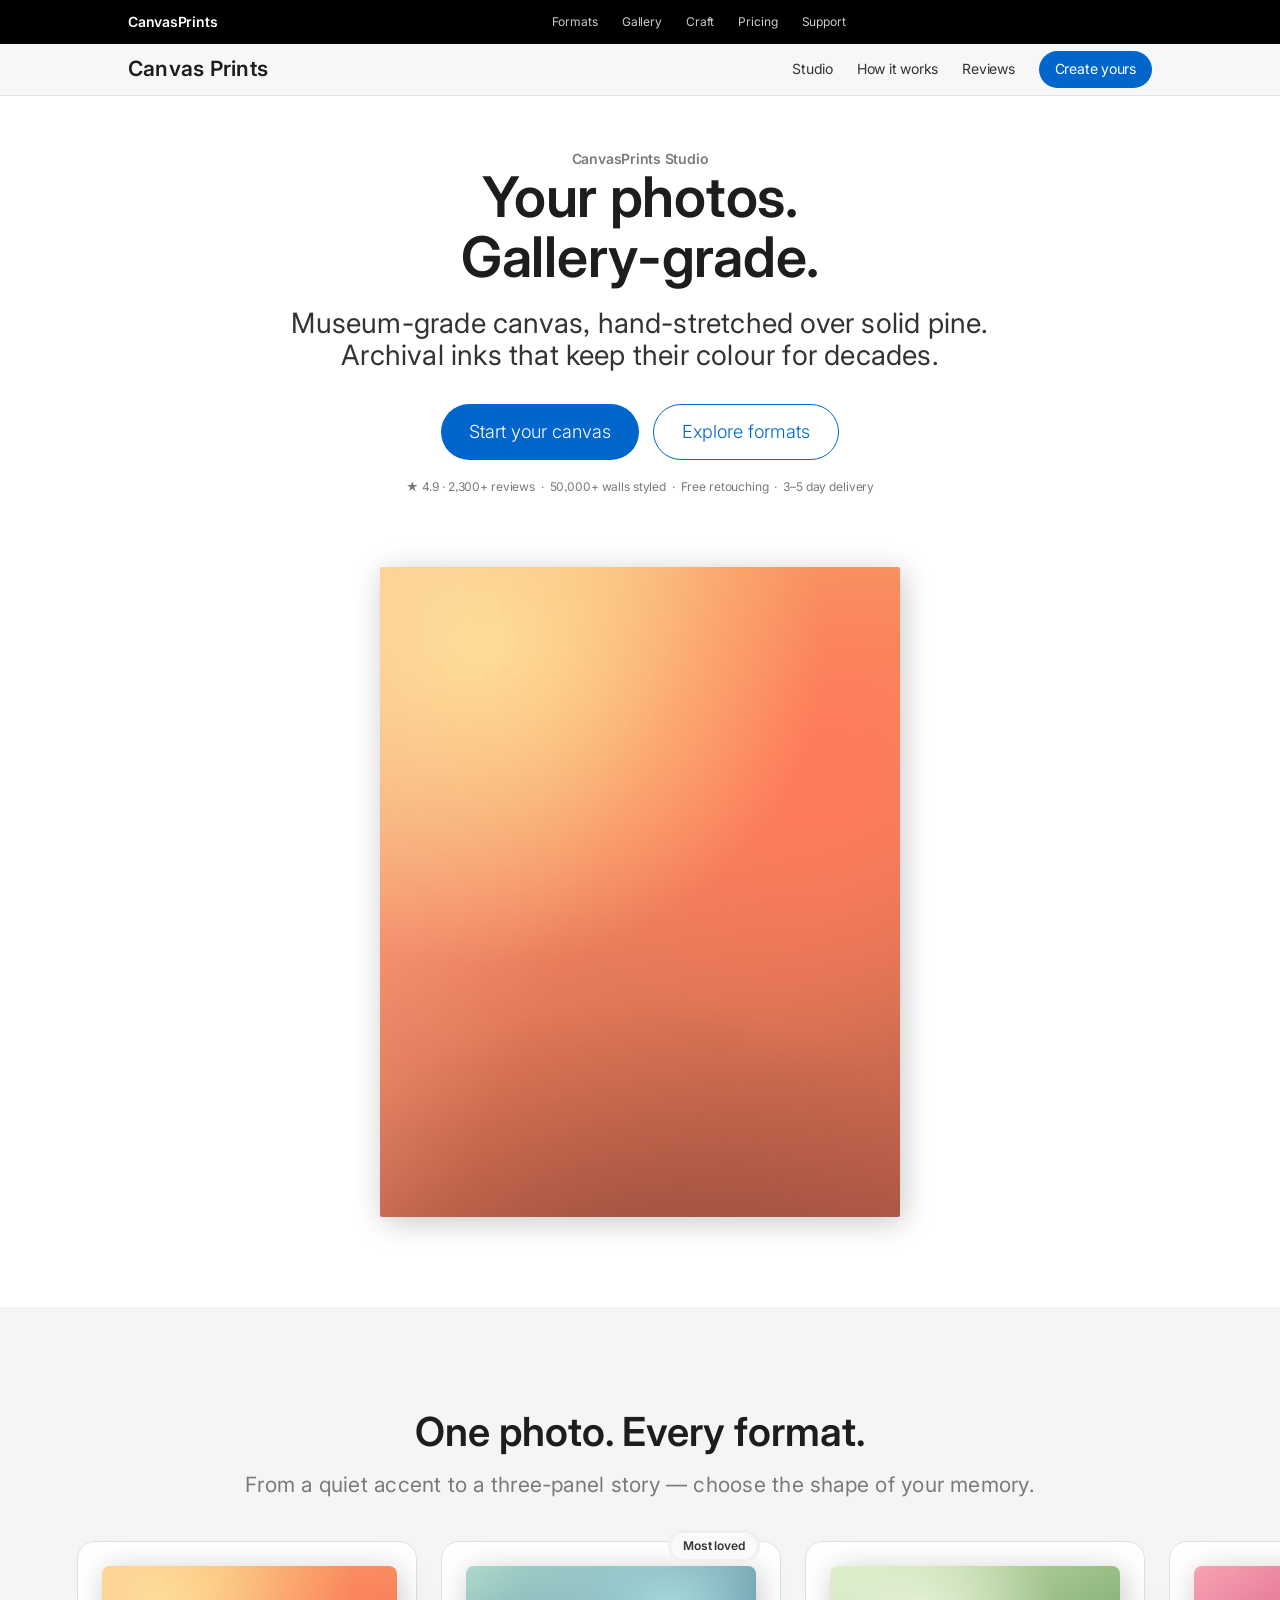
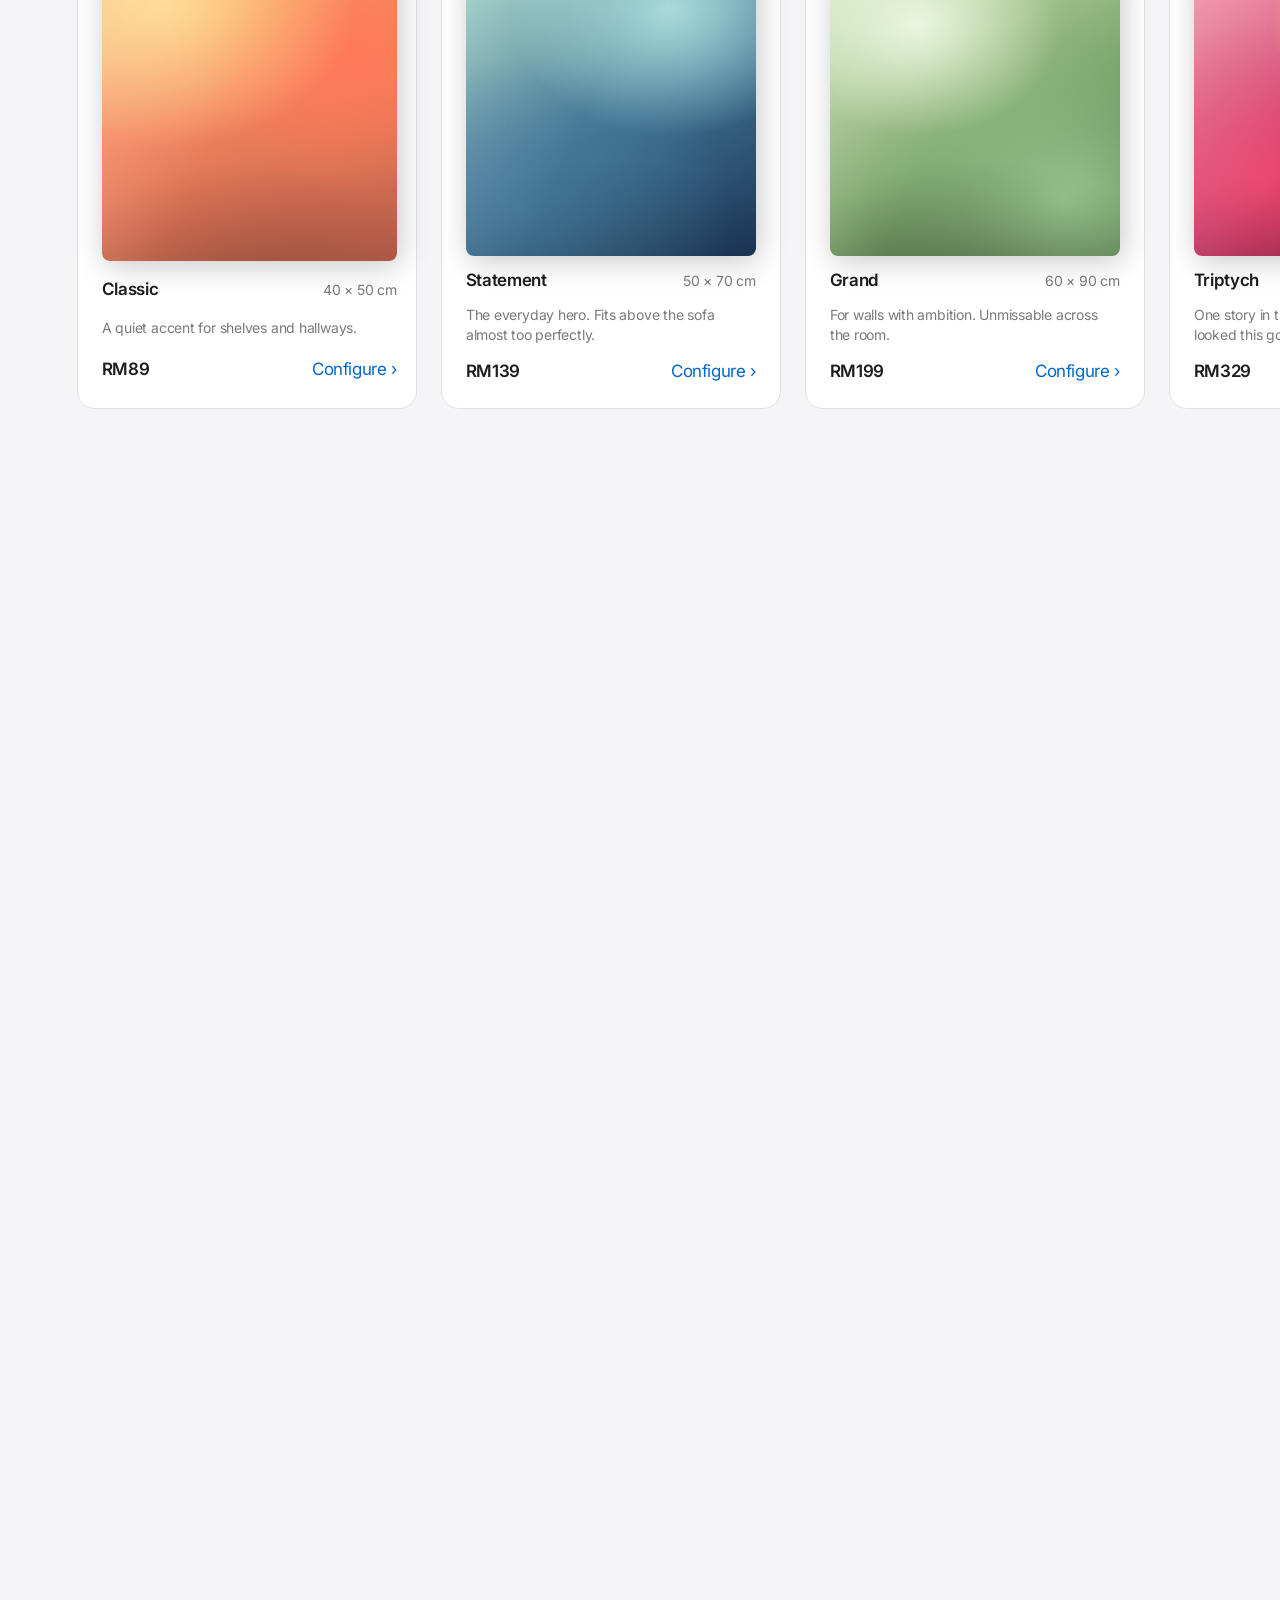
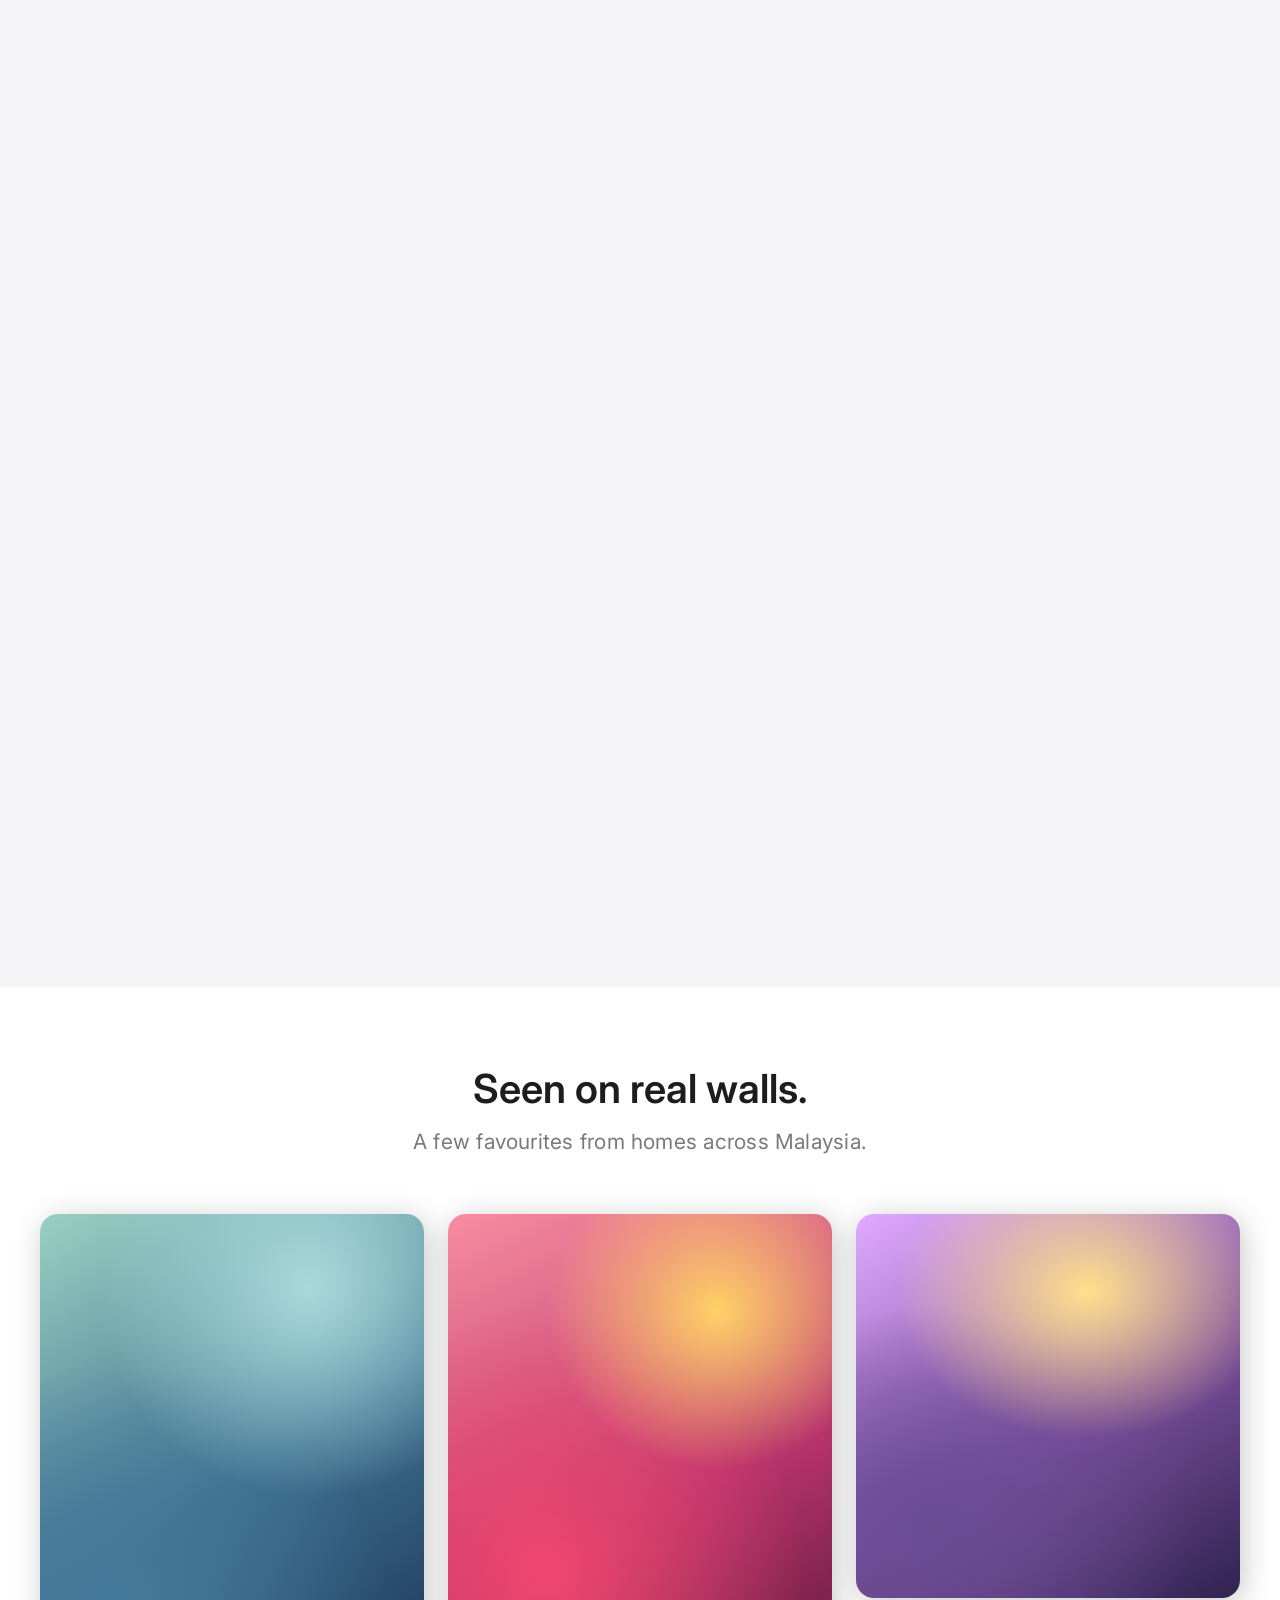
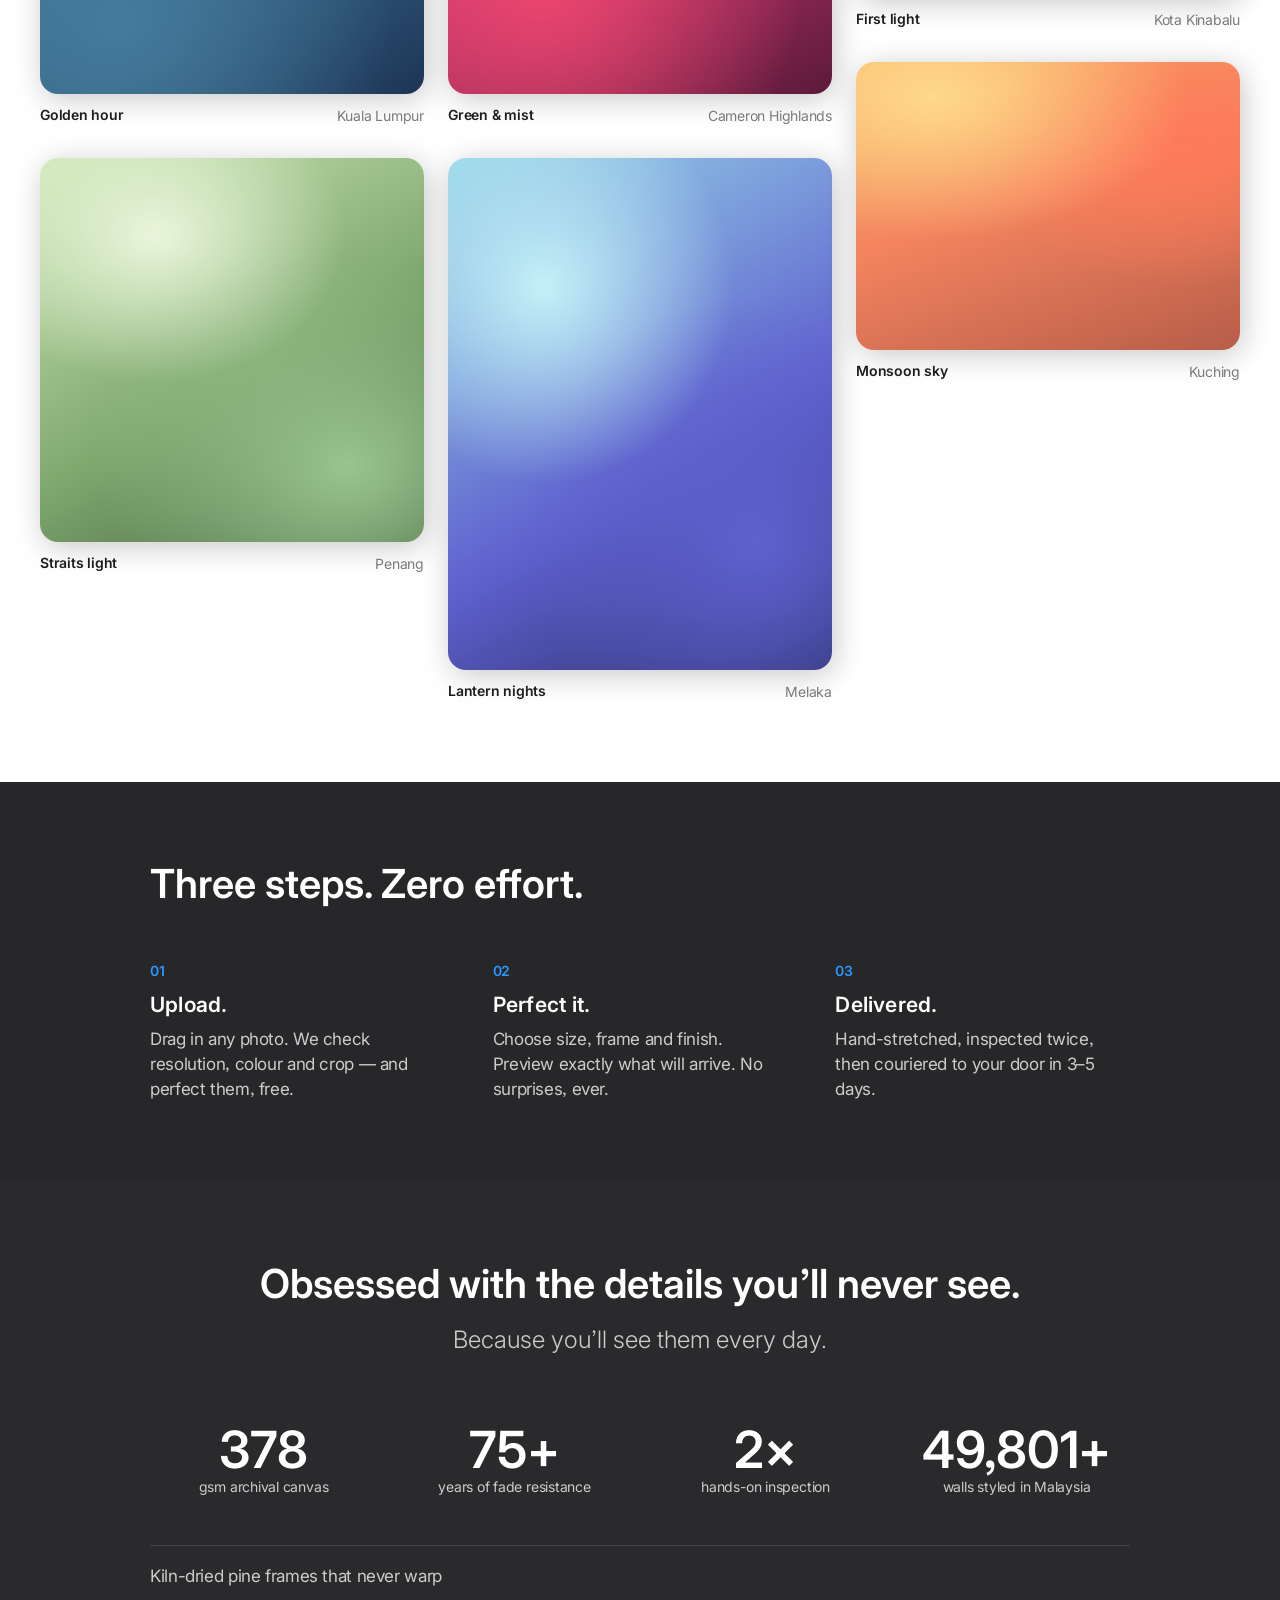
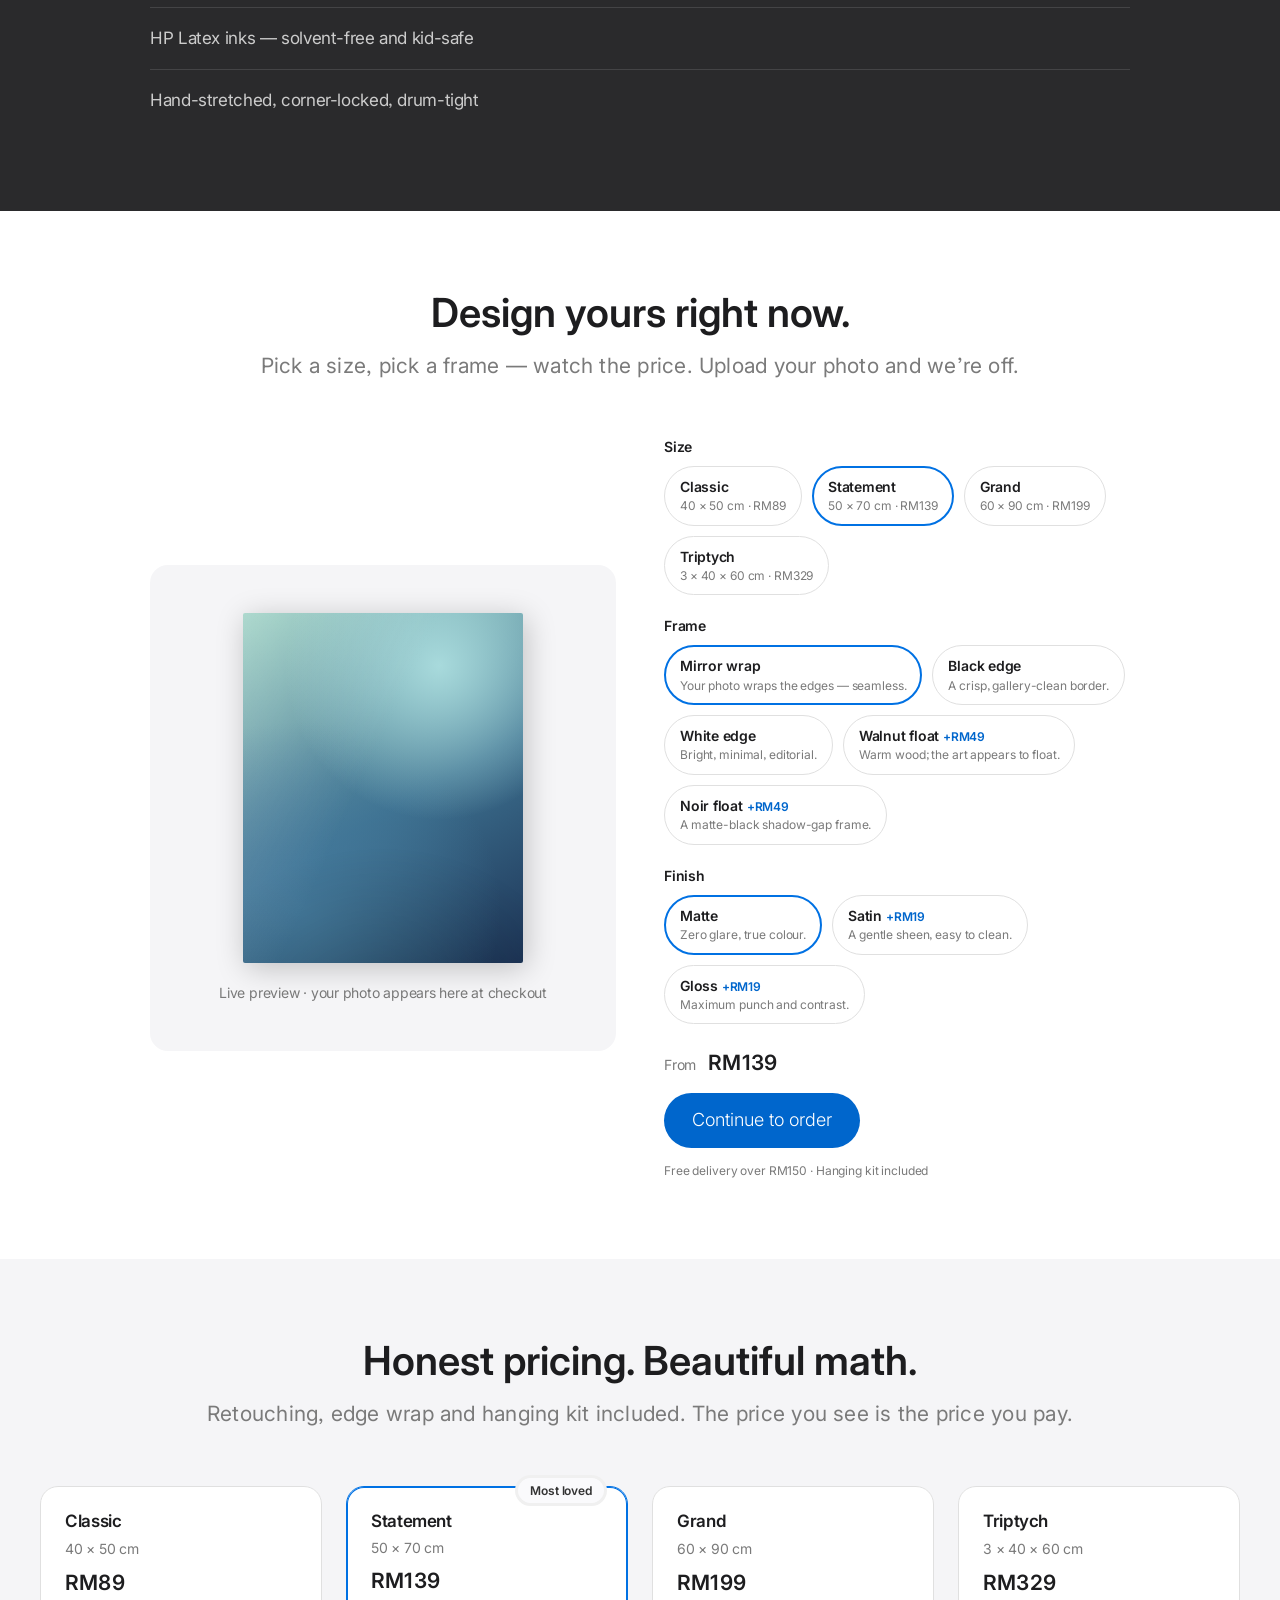
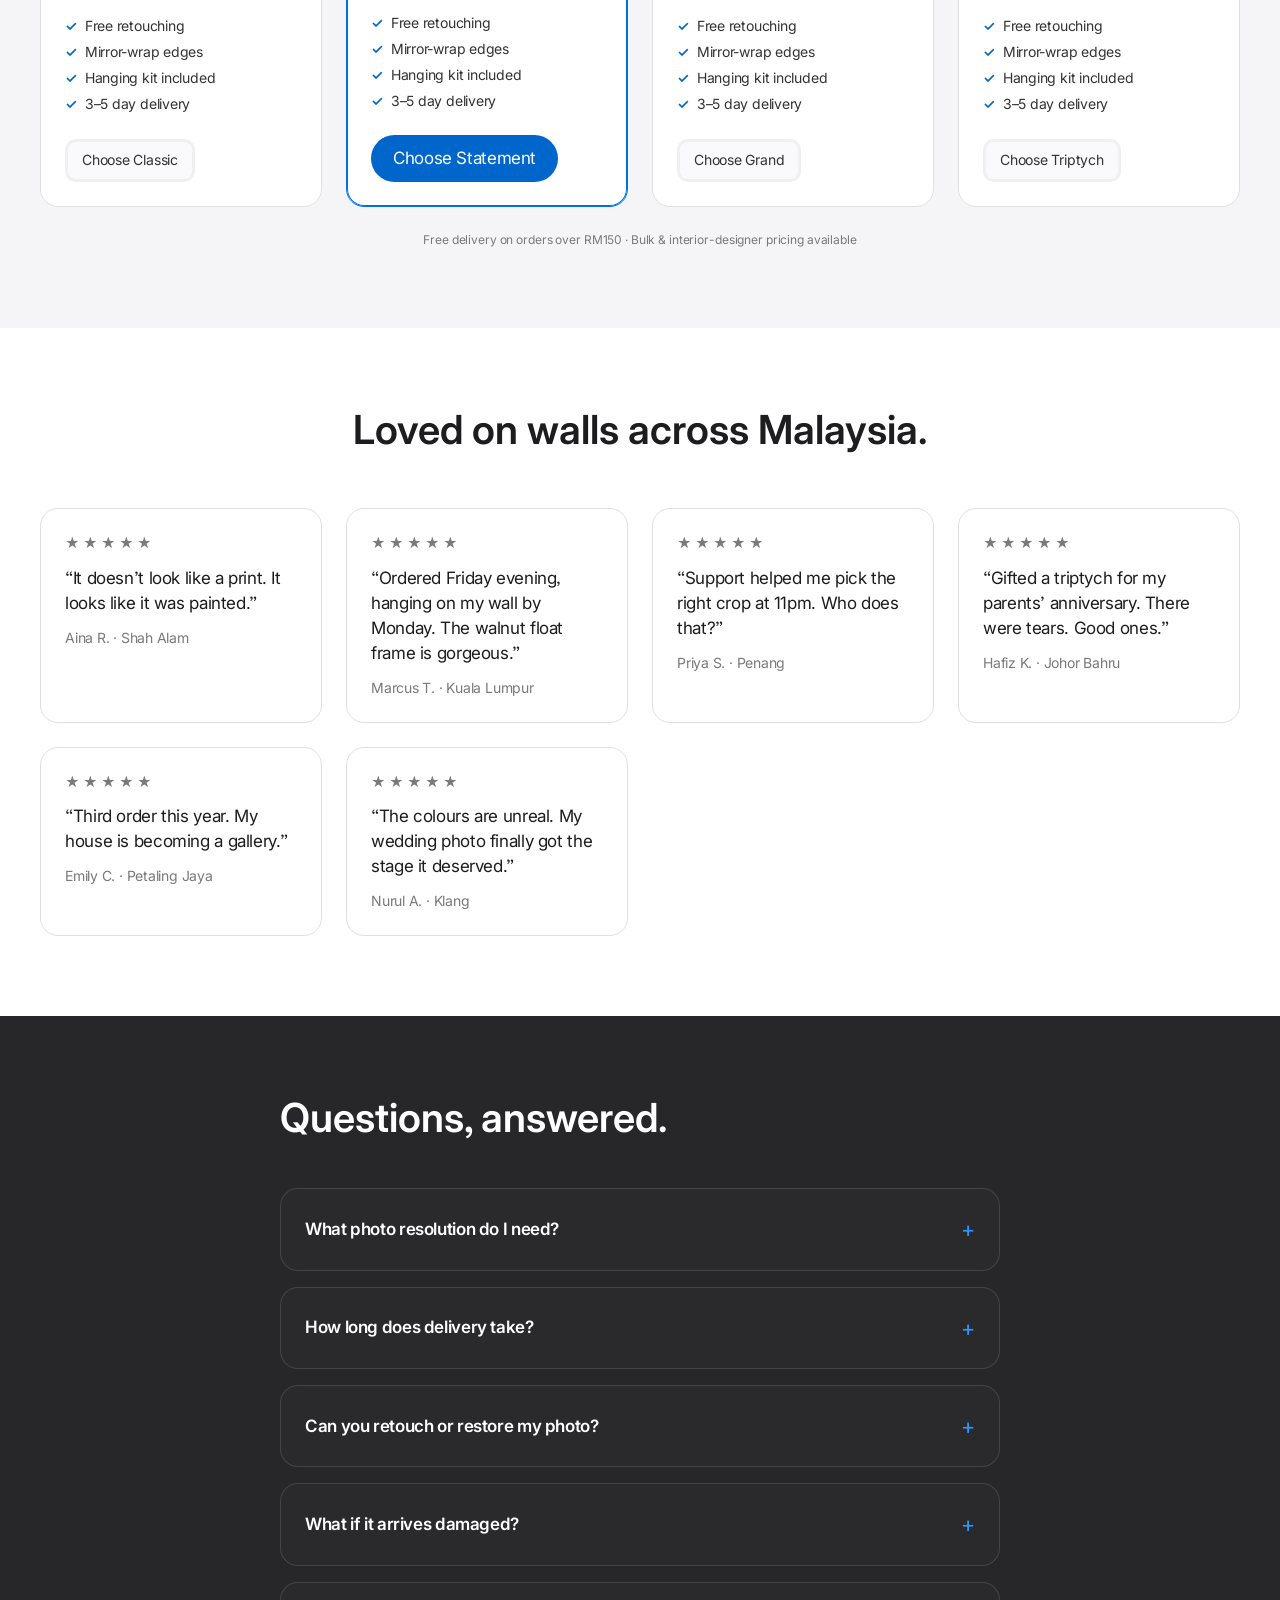
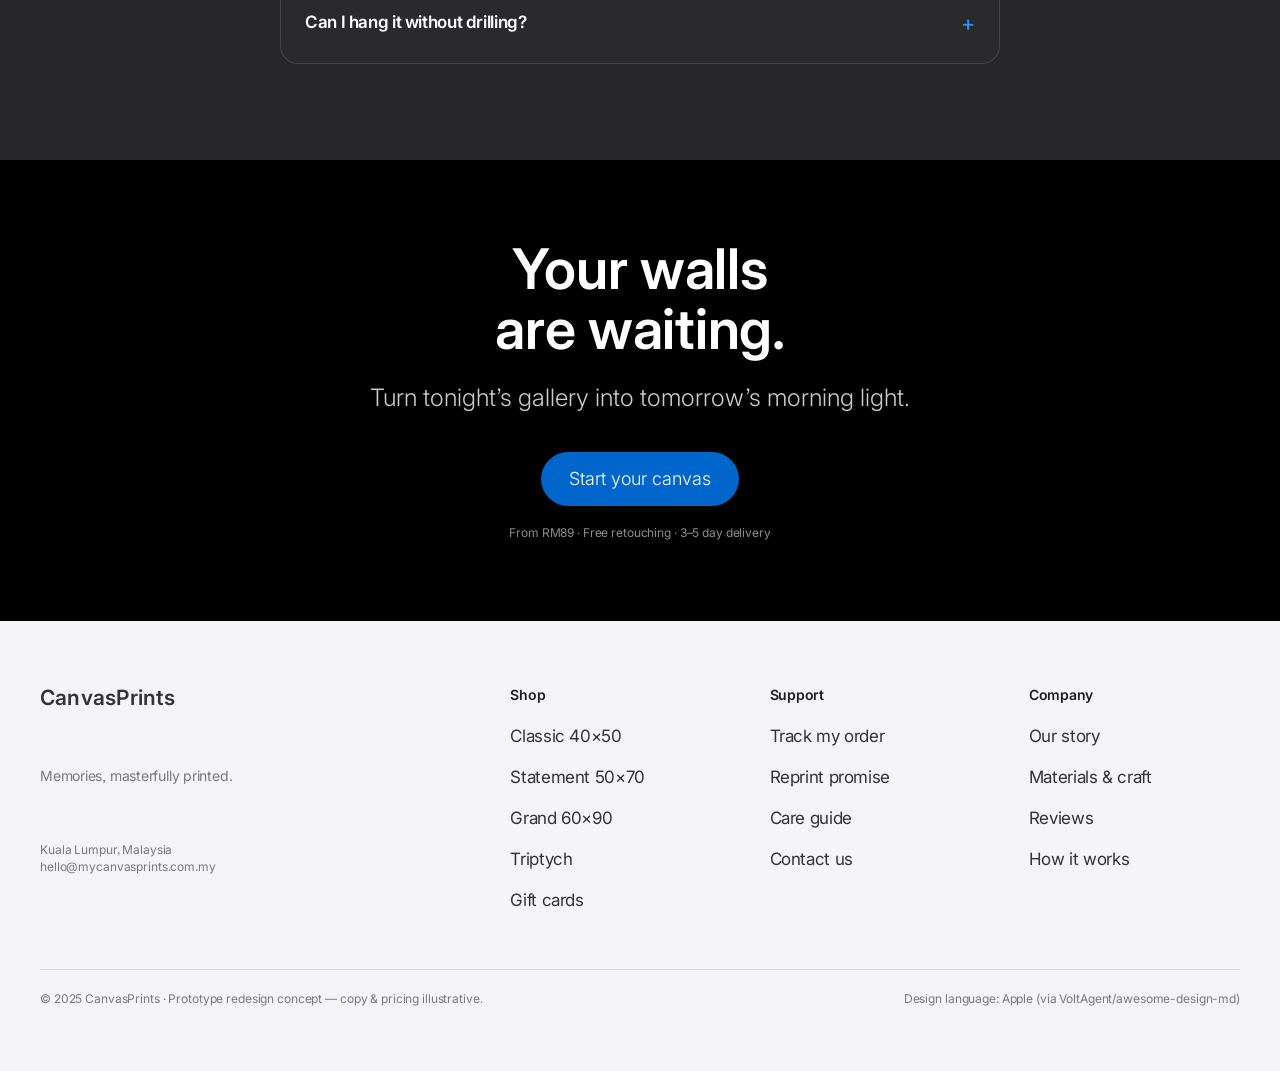
<file: index.html>
<!DOCTYPE html>
<html lang="en">
<head>
<meta charset="UTF-8">
<meta name="viewport" content="width=device-width, initial-scale=1">
<title>CanvasPrints — Your photos. Gallery-grade.</title>
<meta name="description" content="Museum-grade canvas prints, hand-stretched and delivered across Malaysia in 3–5 days. Free retouching on every order.">
<link rel="preconnect" href="https://fonts.googleapis.com">
<link rel="preconnect" href="https://fonts.gstatic.com" crossorigin>
<link href="https://fonts.googleapis.com/css2?family=Inter:wght@300;400;600&display=swap" rel="stylesheet">
<link rel="stylesheet" href="assets/css/styles.css">
</head>
<body>

<!-- Global nav (pure black, per Apple global-nav) -->
<header class="global-nav">
  <div class="gn-inner">
    <a href="#top" class="gn-brand">CanvasPrints</a>
    <nav class="gn-links">
      <a href="#formats">Formats</a>
      <a href="#gallery">Gallery</a>
      <a href="#craft">Craft</a>
      <a href="#pricing">Pricing</a>
      <a href="#faq">Support</a>
    </nav>
    <button class="gn-burger" id="burger" aria-label="Menu"><span></span><span></span></button>
  </div>
</header>

<!-- Mobile menu -->
<div class="mobile-menu" id="mobileMenu">
  <a href="#formats">Formats</a>
  <a href="#gallery">Gallery</a>
  <a href="#how">How it works</a>
  <a href="#craft">Craft</a>
  <a href="#pricing">Pricing</a>
  <a href="#faq">Support</a>
  <button class="btn btn-primary" data-open-order>Create yours</button>
</div>

<!-- Sub-nav (frosted parchment, per Apple sub-nav-frosted) -->
<nav class="sub-nav">
  <div class="sub-inner">
    <a class="cat" href="#top">Canvas Prints</a>
    <div class="sub-links">
      <a href="#studio">Studio</a>
      <a href="#how">How it works</a>
      <a href="#reviews">Reviews</a>
    </div>
    <button class="btn btn-primary btn-sub" data-open-order>Create yours</button>
  </div>
</nav>

<main id="top">

<!-- HERO · white tile -->
<section class="tile tile-white hero">
  <div class="wrap center">
    <p class="caption-strong muted reveal">CanvasPrints Studio</p>
    <h1 class="hero-display reveal" data-d="1">Your photos.<br>Gallery-grade.</h1>
    <p class="lead reveal" data-d="2">Museum-grade canvas, hand-stretched over solid pine.<br>Archival inks that keep their colour for decades.</p>
    <div class="cta-row reveal" data-d="3">
      <button class="btn btn-primary btn-hero" data-open-order>Start your canvas</button>
      <a class="btn btn-ghost btn-hero" href="#formats">Explore formats</a>
    </div>
    <p class="fine muted trust reveal" data-d="4">★ 4.9 · 2,300+ reviews&nbsp;&nbsp;·&nbsp;&nbsp;50,000+ walls styled&nbsp;&nbsp;·&nbsp;&nbsp;Free retouching&nbsp;&nbsp;·&nbsp;&nbsp;3–5 day delivery</p>
    <div class="hero-stage">
      <div class="par" data-parallax="0.5">
        <div class="canvas-art a1 reveal" data-d="2" id="heroArt"></div>
      </div>
    </div>
  </div>
</section>

<!-- FORMATS · parchment tile, scroll-driven strip -->
<section class="tile tile-parch formats" id="formats">
  <div class="stage" id="formatsStage">
    <div class="sticky-col">
      <div class="wrap center sec-head">
        <h2 class="display-lg reveal">One photo. Every format.</h2>
        <p class="lead-sm reveal" data-d="1">From a quiet accent to a three-panel story — choose the shape of your memory.</p>
      </div>
      <div class="fmt-track" id="formatsTrack">
        <article class="card fmt-card reveal">
          <div class="art a1"></div>
          <div class="fmt-row"><h3 class="body-strong">Classic</h3><span class="caption muted">40 × 50 cm</span></div>
          <p class="fmt-desc">A quiet accent for shelves and hallways.</p>
          <div class="fmt-foot"><span class="body-strong">RM89</span><button class="tlink" data-open-order data-size="classic">Configure ›</button></div>
        </article>
        <article class="card fmt-card reveal" data-d="1">
          <span class="badge">Most loved</span>
          <div class="art a2"></div>
          <div class="fmt-row"><h3 class="body-strong">Statement</h3><span class="caption muted">50 × 70 cm</span></div>
          <p class="fmt-desc">The everyday hero. Fits above the sofa almost too perfectly.</p>
          <div class="fmt-foot"><span class="body-strong">RM139</span><button class="tlink" data-open-order data-size="statement">Configure ›</button></div>
        </article>
        <article class="card fmt-card reveal" data-d="2">
          <div class="art a3"></div>
          <div class="fmt-row"><h3 class="body-strong">Grand</h3><span class="caption muted">60 × 90 cm</span></div>
          <p class="fmt-desc">For walls with ambition. Unmissable across the room.</p>
          <div class="fmt-foot"><span class="body-strong">RM199</span><button class="tlink" data-open-order data-size="grand">Configure ›</button></div>
        </article>
        <article class="card fmt-card reveal" data-d="3">
          <div class="art a4"></div>
          <div class="fmt-row"><h3 class="body-strong">Triptych</h3><span class="caption muted">3 × 40 × 60 cm</span></div>
          <p class="fmt-desc">One story in three acts. Panoramas never looked this good.</p>
          <div class="fmt-foot"><span class="body-strong">RM329</span><button class="tlink" data-open-order data-size="triptych">Configure ›</button></div>
        </article>
      </div>
    </div>
  </div>
</section>

<!-- GALLERY · white tile -->
<section class="tile tile-white gallery" id="gallery">
  <div class="wrap-wide">
    <div class="sec-head center">
      <h2 class="display-lg reveal">Seen on real walls.</h2>
      <p class="lead-sm reveal" data-d="1">A few favourites from homes across Malaysia.</p>
    </div>
    <div class="gal-grid">
      <figure class="gal-item reveal" style="--ar:4/5"><div class="gal-art a2"></div><span class="gal-chip" data-open-order>Shop this look</span><figcaption><span class="caption-strong">Golden hour</span><span class="caption muted">Kuala Lumpur</span></figcaption></figure>
      <figure class="gal-item reveal" data-d="1" style="--ar:1/1"><div class="gal-art a3"></div><span class="gal-chip" data-open-order>Shop this look</span><figcaption><span class="caption-strong">Straits light</span><span class="caption muted">Penang</span></figcaption></figure>
      <figure class="gal-item reveal" data-d="2" style="--ar:4/5"><div class="gal-art a4"></div><span class="gal-chip" data-open-order>Shop this look</span><figcaption><span class="caption-strong">Green &amp; mist</span><span class="caption muted">Cameron Highlands</span></figcaption></figure>
      <figure class="gal-item reveal" data-d="1" style="--ar:3/4"><div class="gal-art a5"></div><span class="gal-chip" data-open-order>Shop this look</span><figcaption><span class="caption-strong">Lantern nights</span><span class="caption muted">Melaka</span></figcaption></figure>
      <figure class="gal-item reveal" data-d="2" style="--ar:1/1"><div class="gal-art a6"></div><span class="gal-chip" data-open-order>Shop this look</span><figcaption><span class="caption-strong">First light</span><span class="caption muted">Kota Kinabalu</span></figcaption></figure>
      <figure class="gal-item reveal" data-d="3" style="--ar:4/3"><div class="gal-art a1"></div><span class="gal-chip" data-open-order>Shop this look</span><figcaption><span class="caption-strong">Monsoon sky</span><span class="caption muted">Kuching</span></figcaption></figure>
    </div>
  </div>
</section>

<!-- HOW · dark tile 1 -->
<section class="tile tile-dark how" id="how">
  <div class="wrap">
    <h2 class="display-lg reveal">Three steps. Zero effort.</h2>
    <div class="how-grid">
      <div class="reveal" data-d="1">
        <p class="caption-strong step-num">01</p>
        <h3 class="tagline">Upload.</h3>
        <p class="body-dark">Drag in any photo. We check resolution, colour and crop — and perfect them, free.</p>
      </div>
      <div class="reveal" data-d="2">
        <p class="caption-strong step-num">02</p>
        <h3 class="tagline">Perfect it.</h3>
        <p class="body-dark">Choose size, frame and finish. Preview exactly what will arrive. No surprises, ever.</p>
      </div>
      <div class="reveal" data-d="3">
        <p class="caption-strong step-num">03</p>
        <h3 class="tagline">Delivered.</h3>
        <p class="body-dark">Hand-stretched, inspected twice, then couriered to your door in 3–5 days.</p>
      </div>
    </div>
  </div>
</section>

<!-- CRAFT · dark tile 2 (micro-step lighter, per Apple tile system) -->
<section class="tile tile-dark2 craft" id="craft">
  <div class="wrap center">
    <h2 class="display-lg reveal">Obsessed with the details you’ll never see.</h2>
    <p class="lead-airy reveal" data-d="1">Because you’ll see them every day.</p>
    <div class="stats">
      <div class="stat reveal" data-d="1"><p class="stat-n"><span data-count="380">0</span></p><p class="caption muted-dark">gsm archival canvas</p></div>
      <div class="stat reveal" data-d="2"><p class="stat-n"><span data-count="75">0</span>+</p><p class="caption muted-dark">years of fade resistance</p></div>
      <div class="stat reveal" data-d="3"><p class="stat-n"><span data-count="2">0</span>×</p><p class="caption muted-dark">hands-on inspection</p></div>
      <div class="stat reveal" data-d="4"><p class="stat-n"><span data-count="50000">0</span>+</p><p class="caption muted-dark">walls styled in Malaysia</p></div>
    </div>
    <ul class="craft-list reveal">
      <li>Kiln-dried pine frames that never warp</li>
      <li>HP Latex inks — solvent-free and kid-safe</li>
      <li>Hand-stretched, corner-locked, drum-tight</li>
    </ul>
  </div>
</section>

<!-- STUDIO · white tile, live configurator -->
<section class="tile tile-white studio" id="studio">
  <div class="wrap">
    <div class="sec-head center">
      <h2 class="display-lg reveal">Design yours right now.</h2>
      <p class="lead-sm reveal" data-d="1">Pick a size, pick a frame — watch the price. Upload your photo and we’re off.</p>
    </div>
    <div class="studio-grid">
      <div class="preview-wrap reveal" data-d="1">
        <div class="studio-art f-mirror" id="studioArt"></div>
        <p class="caption muted">Live preview · your photo appears here at checkout</p>
      </div>
      <div class="controls reveal" data-d="2">
        <p class="caption-strong ctl">Size</p>
        <div class="chip-row" id="studioSizes"></div>
        <p class="caption-strong ctl">Frame</p>
        <div class="chip-row" id="studioFrames"></div>
        <p class="caption-strong ctl">Finish</p>
        <div class="chip-row" id="studioFinishes"></div>
        <div class="price-row"><span class="caption muted">From</span><span class="tagline" id="studioPrice">RM139</span></div>
        <button class="btn btn-primary btn-hero" id="studioCta">Continue to order</button>
        <p class="fine muted">Free delivery over RM150 · Hanging kit included</p>
      </div>
    </div>
  </div>
</section>

<!-- Floating sticky bar (per Apple floating-sticky-bar) -->
<div class="sticky-bar" id="stickyBar">
  <div class="bar-left">
    <span class="body-strong" id="barTotal">RM139</span>
    <span class="caption muted" id="barCfg">Statement · Mirror wrap</span>
  </div>
  <button class="btn btn-primary" data-open-order>Start your canvas</button>
</div>

<!-- PRICING · parchment tile -->
<section class="tile tile-parch pricing" id="pricing">
  <div class="wrap-wide">
    <div class="sec-head center">
      <h2 class="display-lg reveal">Honest pricing. Beautiful math.</h2>
      <p class="lead-sm reveal" data-d="1">Retouching, edge wrap and hanging kit included. The price you see is the price you pay.</p>
    </div>
    <div class="price-grid">
      <div class="card price-card reveal" data-d="1">
        <h3 class="body-strong">Classic</h3>
        <p class="caption muted">40 × 50 cm</p>
        <p class="tagline">RM89</p>
        <ul><li>Free retouching</li><li>Mirror-wrap edges</li><li>Hanging kit included</li><li>3–5 day delivery</li></ul>
        <button class="btn btn-pearl" data-open-order data-size="classic">Choose Classic</button>
      </div>
      <div class="card price-card hot reveal" data-d="2">
        <span class="badge">Most loved</span>
        <h3 class="body-strong">Statement</h3>
        <p class="caption muted">50 × 70 cm</p>
        <p class="tagline">RM139</p>
        <ul><li>Free retouching</li><li>Mirror-wrap edges</li><li>Hanging kit included</li><li>3–5 day delivery</li></ul>
        <button class="btn btn-primary" data-open-order data-size="statement">Choose Statement</button>
      </div>
      <div class="card price-card reveal" data-d="3">
        <h3 class="body-strong">Grand</h3>
        <p class="caption muted">60 × 90 cm</p>
        <p class="tagline">RM199</p>
        <ul><li>Free retouching</li><li>Mirror-wrap edges</li><li>Hanging kit included</li><li>3–5 day delivery</li></ul>
        <button class="btn btn-pearl" data-open-order data-size="grand">Choose Grand</button>
      </div>
      <div class="card price-card reveal" data-d="4">
        <h3 class="body-strong">Triptych</h3>
        <p class="caption muted">3 × 40 × 60 cm</p>
        <p class="tagline">RM329</p>
        <ul><li>Free retouching</li><li>Mirror-wrap edges</li><li>Hanging kit included</li><li>3–5 day delivery</li></ul>
        <button class="btn btn-pearl" data-open-order data-size="triptych">Choose Triptych</button>
      </div>
    </div>
    <p class="fine muted center">Free delivery on orders over RM150 · Bulk &amp; interior-designer pricing available</p>
  </div>
</section>

<!-- REVIEWS · white tile -->
<section class="tile tile-white reviews" id="reviews">
  <div class="wrap-wide">
    <div class="sec-head center">
      <h2 class="display-lg reveal">Loved on walls across Malaysia.</h2>
    </div>
    <div class="t-grid">
      <div class="card t-card reveal"><p class="stars">★★★★★</p><p class="body-p">“It doesn’t look like a print. It looks like it was painted.”</p><p class="caption muted">Aina R. · Shah Alam</p></div>
      <div class="card t-card reveal" data-d="1"><p class="stars">★★★★★</p><p class="body-p">“Ordered Friday evening, hanging on my wall by Monday. The walnut float frame is gorgeous.”</p><p class="caption muted">Marcus T. · Kuala Lumpur</p></div>
      <div class="card t-card reveal" data-d="2"><p class="stars">★★★★★</p><p class="body-p">“Support helped me pick the right crop at 11pm. Who does that?”</p><p class="caption muted">Priya S. · Penang</p></div>
      <div class="card t-card reveal"><p class="stars">★★★★★</p><p class="body-p">“Gifted a triptych for my parents’ anniversary. There were tears. Good ones.”</p><p class="caption muted">Hafiz K. · Johor Bahru</p></div>
      <div class="card t-card reveal" data-d="1"><p class="stars">★★★★★</p><p class="body-p">“Third order this year. My house is becoming a gallery.”</p><p class="caption muted">Emily C. · Petaling Jaya</p></div>
      <div class="card t-card reveal" data-d="2"><p class="stars">★★★★★</p><p class="body-p">“The colours are unreal. My wedding photo finally got the stage it deserved.”</p><p class="caption muted">Nurul A. · Klang</p></div>
    </div>
  </div>
</section>

<!-- FAQ · dark tile 1 -->
<section class="tile tile-dark faq" id="faq">
  <div class="wrap-narrow">
    <h2 class="display-lg reveal">Questions, answered.</h2>
    <details class="card-dark faq-item reveal" data-d="1">
      <summary>What photo resolution do I need?</summary>
      <p class="body-dark">If it looks sharp on your phone at full zoom, it will print beautifully. Our system checks resolution as you upload, flags anything risky before you pay — and fixes what it can, free.</p>
    </details>
    <details class="card-dark faq-item reveal" data-d="2">
      <summary>How long does delivery take?</summary>
      <p class="body-dark">3–5 working days, nationwide. East Malaysia typically 4–7. Every order is tracked door-to-door.</p>
    </details>
    <details class="card-dark faq-item reveal" data-d="3">
      <summary>Can you retouch or restore my photo?</summary>
      <p class="body-dark">Yes — every order includes free professional retouching: colour, cropping, sharpening. Old or damaged photos can be restored too. Just ask.</p>
    </details>
    <details class="card-dark faq-item reveal" data-d="4">
      <summary>What if it arrives damaged?</summary>
      <p class="body-dark">It won’t — but if it does, we reprint and redeliver free. No forms, no fuss. Love it or we reprint it.</p>
    </details>
    <details class="card-dark faq-item reveal" data-d="5">
      <summary>Can I hang it without drilling?</summary>
      <p class="body-dark">Every canvas ships with a damage-free hanging kit, and our team can advise on layouts for stairways and gallery walls.</p>
    </details>
  </div>
</section>

<!-- FINAL CTA · pure black tile -->
<section class="tile tile-black cta">
  <div class="wrap center">
    <h2 class="hero-display reveal">Your walls<br>are waiting.</h2>
    <p class="lead-airy reveal" data-d="1">Turn tonight’s gallery into tomorrow’s morning light.</p>
    <div class="reveal" data-d="2"><button class="btn btn-primary btn-hero" data-open-order>Start your canvas</button></div>
    <p class="fine cta-fine reveal" data-d="3">From RM89 · Free retouching · 3–5 day delivery</p>
  </div>
</section>

<!-- FOOTER · parchment, dense-link columns per Apple footer -->
<footer class="footer">
  <div class="wrap-wide foot-grid">
    <div class="foot-brand">
      <p class="tagline">CanvasPrints</p>
      <p class="caption muted">Memories, masterfully printed.</p>
      <p class="fine muted">Kuala Lumpur, Malaysia<br>hello@mycanvasprints.com.my</p>
    </div>
    <div class="foot-col">
      <h4>Shop</h4>
      <a href="#formats">Classic 40×50</a>
      <a href="#formats">Statement 50×70</a>
      <a href="#formats">Grand 60×90</a>
      <a href="#formats">Triptych</a>
      <a href="#pricing">Gift cards</a>
    </div>
    <div class="foot-col">
      <h4>Support</h4>
      <a href="#faq">Track my order</a>
      <a href="#faq">Reprint promise</a>
      <a href="#faq">Care guide</a>
      <a href="#faq">Contact us</a>
    </div>
    <div class="foot-col">
      <h4>Company</h4>
      <a href="#craft">Our story</a>
      <a href="#craft">Materials &amp; craft</a>
      <a href="#reviews">Reviews</a>
      <a href="#how">How it works</a>
    </div>
  </div>
  <div class="wrap-wide foot-legal">
    <p class="fine">© 2025 CanvasPrints · Prototype redesign concept — copy &amp; pricing illustrative.</p>
    <p class="fine">Design language: Apple (via VoltAgent/awesome-design-md)</p>
  </div>
</footer>

</main>

<!-- ORDER MODAL -->
<div class="modal" id="orderModal" aria-hidden="true">
  <div class="modal-backdrop" data-close></div>
  <div class="modal-card">
    <button class="modal-x" data-close aria-label="Close">✕</button>
    <div class="modal-head">
      <p class="tagline">Create your canvas</p>
      <div class="psteps">
        <span class="pstep"><i>1</i>Photo</span>
        <span class="pstep"><i>2</i>Size</span>
        <span class="pstep"><i>3</i>Frame</span>
        <span class="pstep"><i>4</i>Details</span>
        <span class="pstep"><i>5</i>Payment</span>
      </div>
    </div>
    <div class="modal-body">
      <div class="flow">
        <section class="step" data-step="1">
          <h3 class="tagline">Upload your photo.</h3>
          <p class="caption muted step-sub">JPG or PNG, up to 50MB. We check resolution and perfect it — free.</p>
          <div class="dropzone" id="dropzone">
            <div class="dz-icon">↑</div>
            <p class="caption-strong">Drop your photo here</p>
            <p class="caption muted">or click to browse</p>
            <p class="fine muted" id="dzHint">No photo yet</p>
          </div>
          <input type="file" id="fileInput" accept="image/*" hidden>
          <div class="dz-actions">
            <button class="btn btn-pearl" id="useDemo">Use demo artwork</button>
            <span class="fine muted">We never share your photos. Ever.</span>
          </div>
        </section>
        <section class="step" data-step="2">
          <h3 class="tagline">Choose your size.</h3>
          <p class="caption muted step-sub">Not sure? Statement (50×70) fits most living rooms.</p>
          <div class="chip-grid" id="sizeGrid"></div>
        </section>
        <section class="step" data-step="3">
          <h3 class="tagline">Frame &amp; finish.</h3>
          <p class="caption muted step-sub">The last 5% that makes it look expensive.</p>
          <div class="chip-grid frames" id="frameList"></div>
          <p class="caption-strong ctl">Finish</p>
          <div class="chip-row" id="finishChips"></div>
        </section>
        <section class="step" data-step="4">
          <h3 class="tagline">Where should it go?</h3>
          <p class="caption muted step-sub">Tracked delivery, 3–5 working days.</p>
          <div class="f-grid">
            <div class="field"><label class="caption-strong">Full name</label><input id="name" placeholder="e.g. Aisyah Rahman"></div>
            <div class="field"><label class="caption-strong">Phone</label><input id="phone" placeholder="012-345 6789"></div>
            <div class="field full"><label class="caption-strong">Delivery address</label><input id="address" placeholder="Unit, street, building"></div>
            <div class="field"><label class="caption-strong">City</label><input id="city" placeholder="e.g. Petaling Jaya"></div>
            <div class="field"><label class="caption-strong">Postcode</label><input id="postcode" placeholder="46300"></div>
            <div class="field full"><label class="caption-strong">State</label>
              <select id="stateSel">
                <option value="">Select state…</option>
                <option>Kuala Lumpur</option><option>Selangor</option><option>Penang</option><option>Johor</option>
                <option>Kedah</option><option>Kelantan</option><option>Melaka</option><option>Negeri Sembilan</option>
                <option>Pahang</option><option>Perak</option><option>Perlis</option><option>Sabah</option>
                <option>Sarawak</option><option>Terengganu</option><option>Putrajaya</option><option>Labuan</option>
              </select>
            </div>
          </div>
        </section>
        <section class="step" data-step="5">
          <h3 class="tagline">Payment.</h3>
          <p class="caption muted step-sub">All major Malaysian methods supported.</p>
          <div class="pay-grid" id="payList"></div>
          <p class="fine muted">Demo prototype — no payment is processed.</p>
        </section>
        <section class="step success" data-step="6">
          <div class="ok-ring">✓</div>
          <h3 class="tagline">It’s ordered.</h3>
          <p class="body-p">Estimated delivery: <b id="okEta"></b>.<br>We’ll WhatsApp you a photo of your canvas before it ships.</p>
          <div class="card sum-mini">
            <div class="sum-line"><span class="caption muted">Order</span><b id="okNum"></b></div>
            <div class="sum-line"><span class="caption muted">Total paid</span><b id="okTotal"></b></div>
          </div>
          <button class="btn btn-primary" data-close>Back to CanvasPrints</button>
        </section>
      </div>
      <aside class="summary">
        <div class="sum-thumb" id="sumThumb"></div>
        <div class="sum-line"><span class="caption muted">Size</span><span id="sumSize">—</span></div>
        <div class="sum-line"><span class="caption muted">Frame</span><span id="sumFrame">—</span></div>
        <div class="sum-line"><span class="caption muted">Finish</span><span id="sumFinish">—</span></div>
        <div class="sum-line"><span class="caption muted">Qty</span>
          <span class="qty"><button id="qtyMinus">−</button><b id="sumQty">1</b><button id="qtyPlus">+</button></span>
        </div>
        <div class="rule"></div>
        <div class="sum-line"><span class="caption muted">Subtotal</span><span id="sumSub">—</span></div>
        <div class="sum-line"><span class="caption muted">Delivery</span><span id="sumDel">—</span></div>
        <div class="sum-line total"><span class="body-strong">Total</span><span class="body-strong" id="sumTotal">—</span></div>
        <p class="fine muted">✓ Love it or we reprint it</p>
      </aside>
    </div>
    <div class="modal-bar" id="modalBar">
      <div class="bar-left">
        <span class="body-strong" id="barTotalM">RM139</span>
        <span class="caption muted" id="barCfgM">Statement · Mirror wrap · Matte</span>
      </div>
      <div class="bar-right">
        <button class="tlink" id="backBtn">Back</button>
        <button class="btn btn-primary" id="nextBtn">Continue</button>
      </div>
    </div>
  </div>
</div>

<div class="toast" id="toast"></div>
<script src="assets/js/app.js"></script>
</body>
</html>
</file>
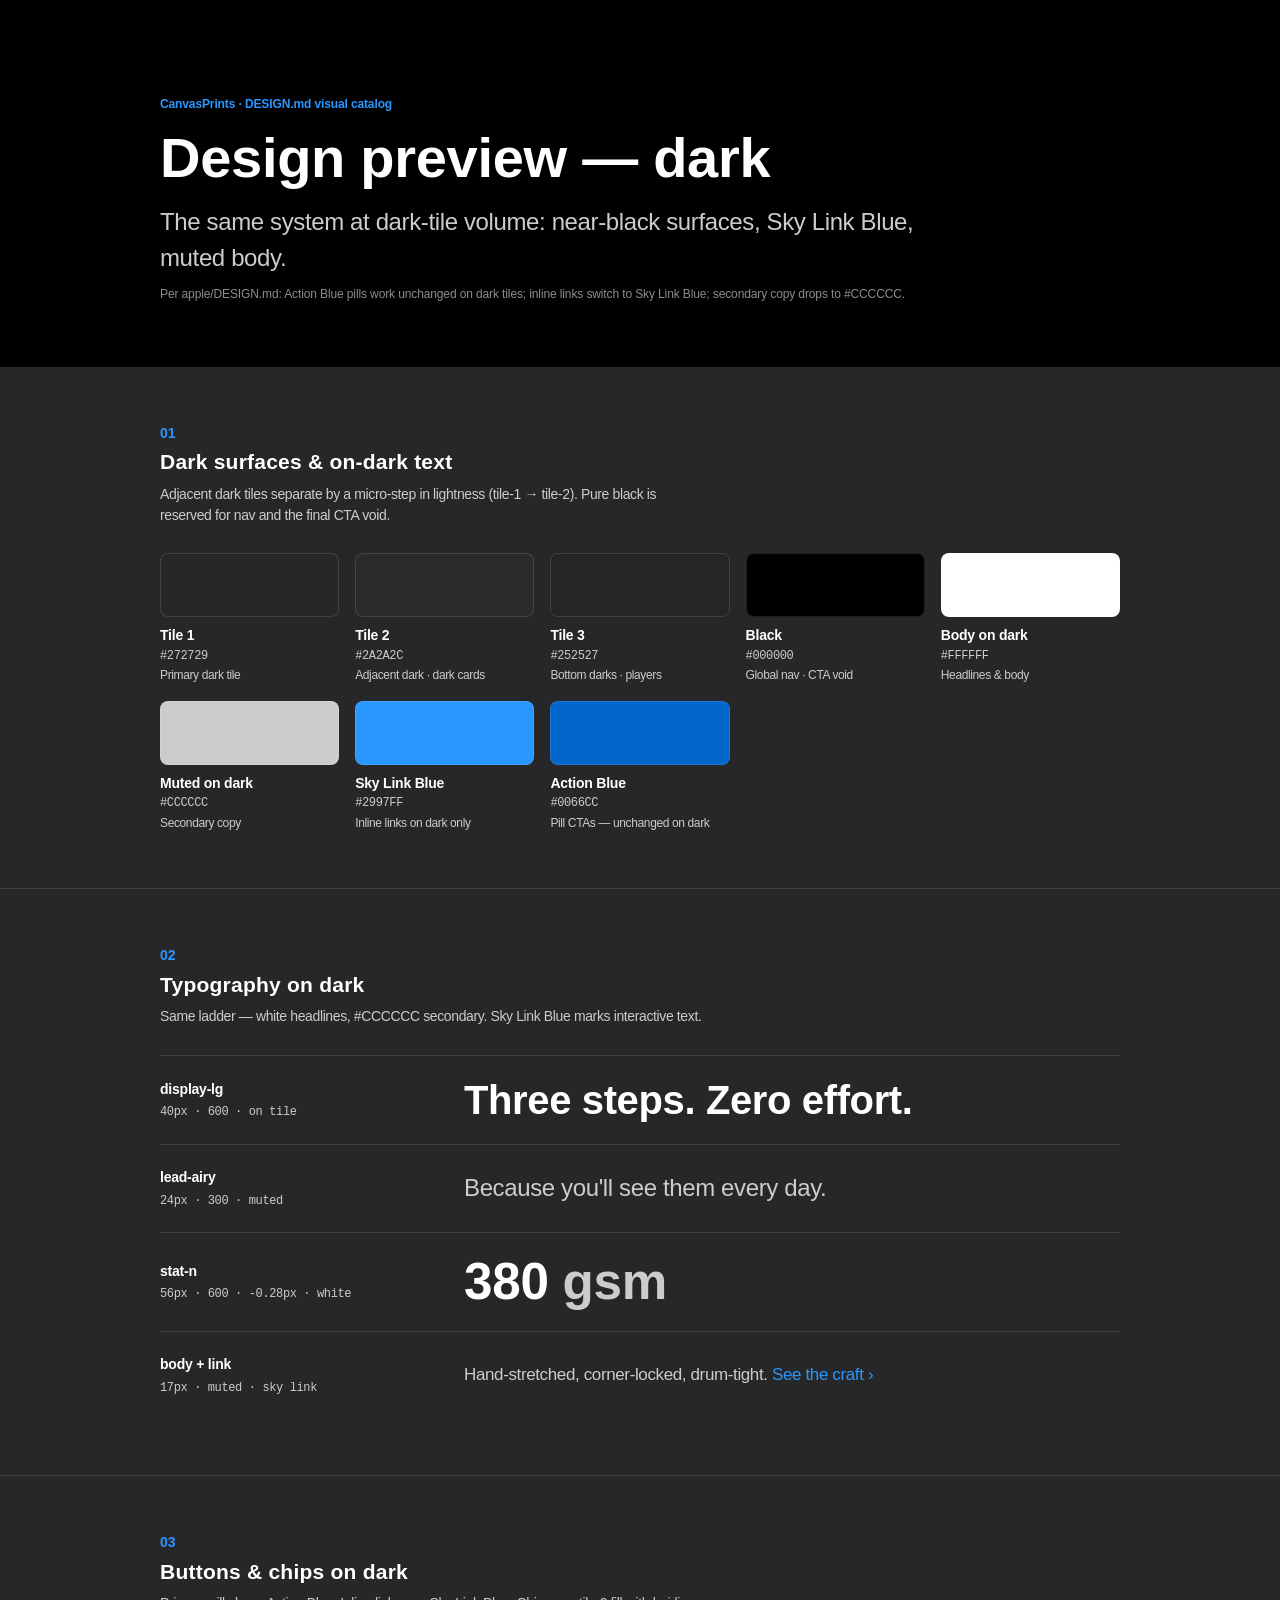
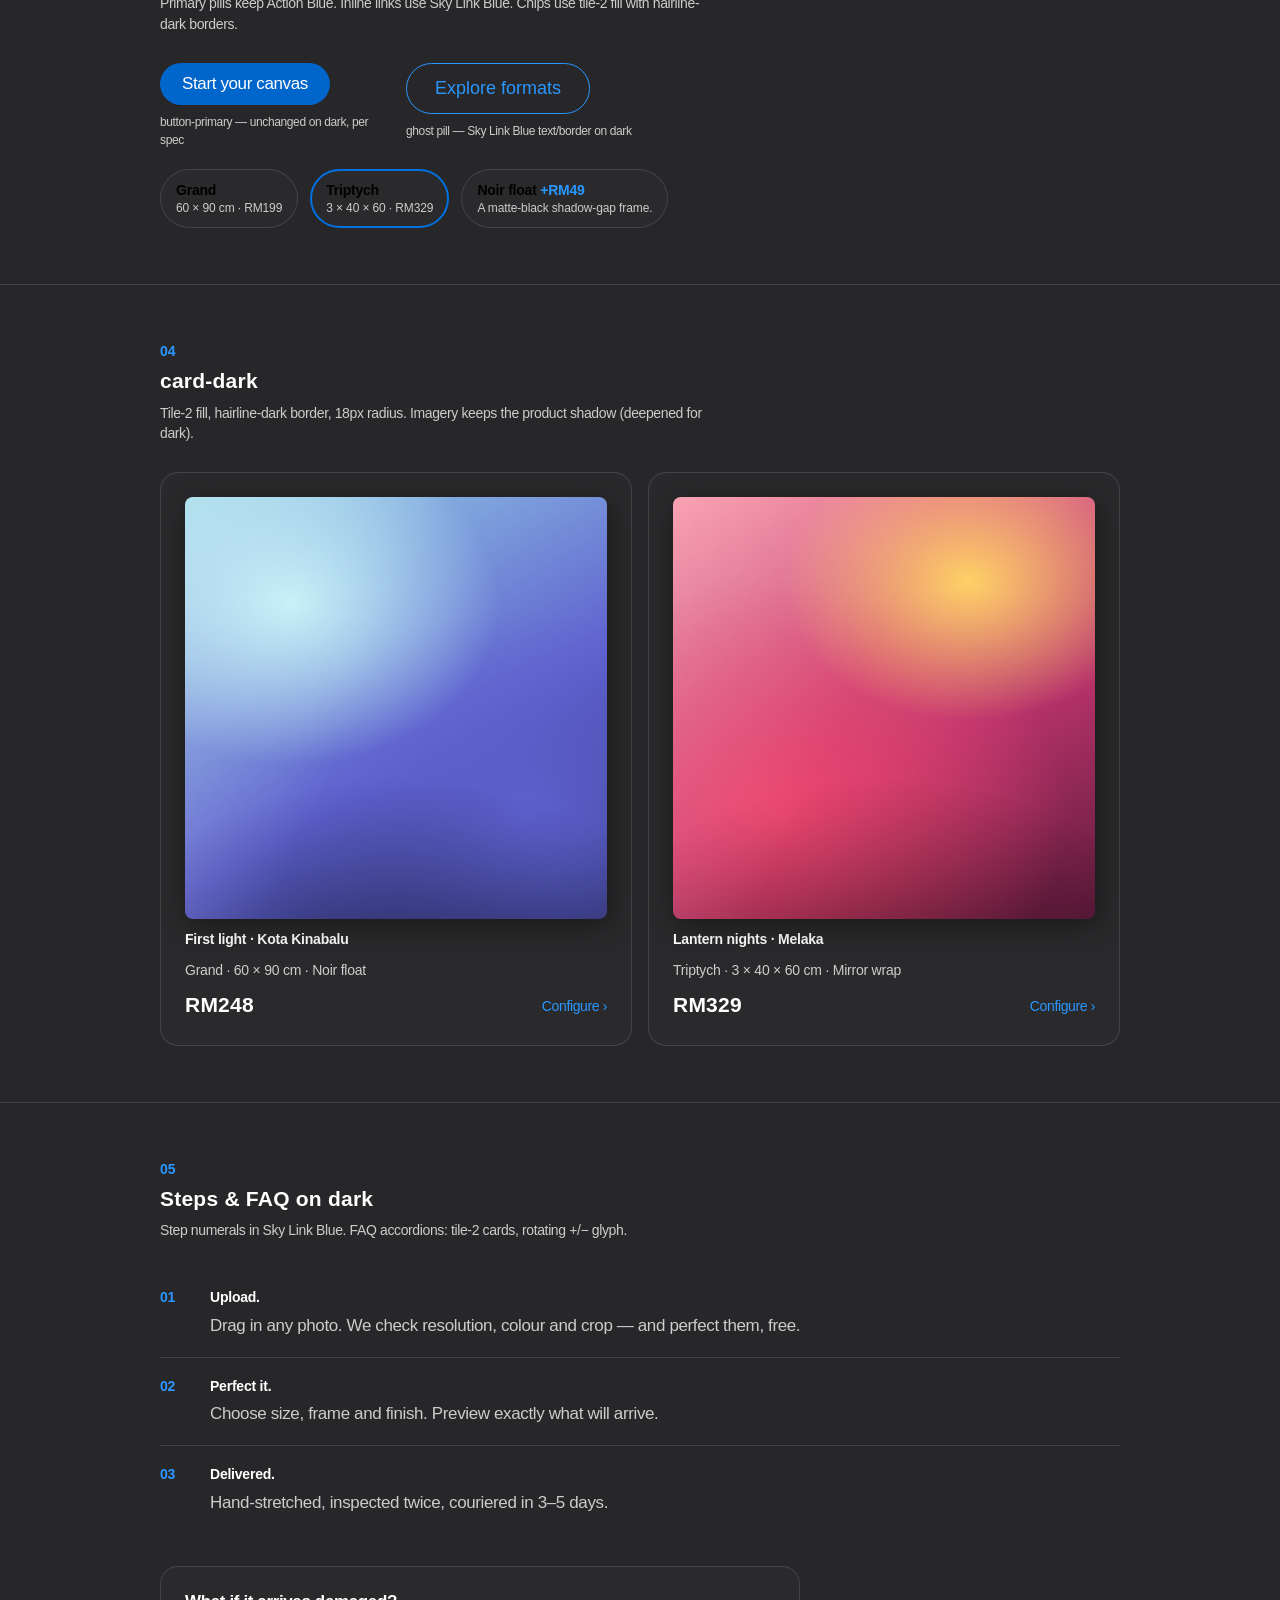
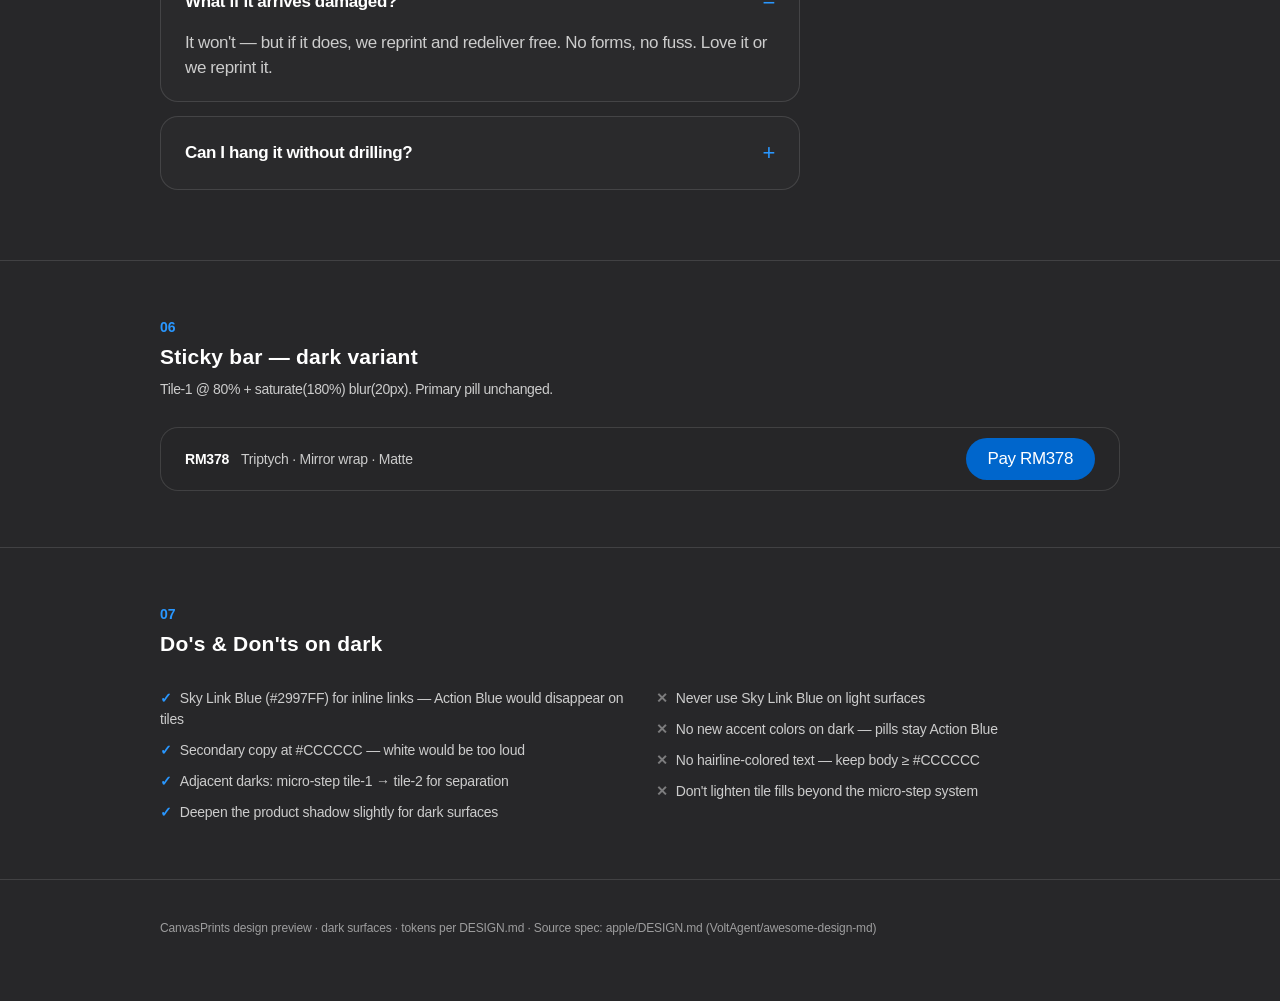
<file: preview-dark.html>
<!DOCTYPE html>
<html lang="en">
<head>
<meta charset="UTF-8">
<meta name="viewport" content="width=device-width, initial-scale=1">
<title>CanvasPrints — Design Preview (Dark)</title>
<style>
:root{
  --blue:#0066cc; --bf:#0071e3; --sky:#2997ff;
  --ink:#1d1d1f; --wht:#ffffff; --mut:#cccccc;
  --t1:#272729; --t2:#2a2a2c; --t3:#252527; --black:#000000;
  --haird:rgba(255,255,255,.12); --chip:rgba(210,210,215,.64);
  --prod-shadow:3px 5px 30px rgba(0,0,0,.45);
  --mono:ui-monospace,SFMono-Regular,"SF Mono",Menlo,Consolas,monospace;
}
*{margin:0;padding:0;box-sizing:border-box}
body{font-family:-apple-system,BlinkMacSystemFont,"SF Pro Text","SF Pro Display","Inter","Segoe UI",Roboto,sans-serif;font-size:17px;line-height:1.47;letter-spacing:-.374px;color:var(--wht);background:var(--t1);-webkit-font-smoothing:antialiased}
.wrap{width:min(960px,92vw);margin:0 auto}
header{padding:96px 0 64px;background:var(--black)}
.kicker{font-size:12px;font-weight:600;letter-spacing:-.12px;color:var(--sky);margin-bottom:14px}
h1{font-size:clamp(28px,5vw,56px);font-weight:600;line-height:1.07;letter-spacing:-.28px}
.lede{font-size:clamp(19px,2.2vw,24px);font-weight:300;line-height:1.5;color:var(--mut);margin:16px 0 10px;max-width:60ch}
.fine{font-size:12px;line-height:1.43;letter-spacing:-.12px;color:rgba(255,255,255,.55)}
.sec{padding:56px 0;border-top:1px solid var(--haird)}
.sec:first-of-type{border-top:0}
.sec-head{margin-bottom:28px}
.sec-no{font-size:14px;font-weight:600;color:var(--sky);letter-spacing:0}
.sec-title{font-size:21px;font-weight:600;letter-spacing:.231px;margin:4px 0 6px}
.sec-sub{font-size:14px;color:var(--mut);max-width:70ch}
.grid{display:grid;gap:16px}
.swatches{grid-template-columns:repeat(auto-fill,minmax(168px,1fr))}
.sw-chip{height:64px;border-radius:8px;border:1px solid var(--haird)}
.sw-name{font-size:14px;font-weight:600;letter-spacing:-.224px;margin-top:8px}
.sw-hex{font-family:var(--mono);font-size:12px;color:var(--mut);margin:2px 0}
.sw-role{font-size:12px;line-height:1.43;color:var(--mut)}
.type-row{display:grid;grid-template-columns:280px 1fr;gap:24px;padding:22px 0;border-top:1px solid var(--haird);align-items:center}
.type-row:first-child{border-top:0}
.tn{font-size:14px;font-weight:600;letter-spacing:-.224px}
.spec{font-family:var(--mono);font-size:12px;color:var(--mut);margin-top:4px;line-height:1.5}
.t-hero{font-size:clamp(28px,5vw,56px);font-weight:600;line-height:1.07;letter-spacing:-.28px;color:#fff}
.t-disp{font-size:clamp(24px,4vw,40px);font-weight:600;line-height:1.1;color:#fff}
.t-lead{font-size:clamp(19px,2.4vw,28px);font-weight:400;line-height:1.14;letter-spacing:.196px;color:#fff}
.t-airy{font-size:24px;font-weight:300;line-height:1.5;color:var(--mut)}
.t-stat{font-size:clamp(34px,4vw,56px);font-weight:600;line-height:1.07;letter-spacing:-.28px;color:#fff}
.t-body{font-size:17px;line-height:1.47;color:var(--mut)}
.t-cap{font-size:14px;letter-spacing:-.224px;color:var(--mut)}
.tlink-d{color:var(--sky);font-size:17px;letter-spacing:-.374px;background:none;border:0;cursor:pointer}
.tlink-d:hover{text-decoration:underline}
.btnrow{display:flex;flex-wrap:wrap;gap:16px;align-items:flex-start}
.cell{display:grid;gap:8px;justify-items:start}
.btn{display:inline-flex;align-items:center;justify-content:center;border-radius:9999px;font-size:17px;font-weight:400;letter-spacing:-.374px;padding:11px 22px;white-space:nowrap;transition:transform .15s cubic-bezier(.25,.1,.25,1);border:0;cursor:pointer}
.btn:active{transform:scale(.95)}
.btn:focus-visible{outline:2px solid var(--bf);outline-offset:2px}
.b-pri{background:var(--blue);color:#fff}.b-pri:hover{background:var(--bf)}
.b-gho{background:transparent;color:var(--sky);border:1px solid var(--sky)}
.b-hero{padding:14px 28px;font-weight:300;font-size:18px;letter-spacing:0}
.b-note{font-size:12px;color:var(--mut);line-height:1.5;max-width:230px}
.chiprow{display:flex;flex-wrap:wrap;gap:12px;align-items:flex-start}
.chip{display:inline-flex;flex-direction:column;gap:2px;align-items:flex-start;background:var(--t2);border:1px solid var(--haird);border-radius:9999px;padding:11px 15px;font-size:14px;letter-spacing:-.224px;line-height:1.3;cursor:pointer;transition:transform .15s cubic-bezier(.25,.1,.25,1)}
.chip:active{transform:scale(.95)}
.chip small{font-size:12px;color:var(--mut);letter-spacing:-.12px}
.chip b{font-weight:600}
.chip.on{border:2px solid var(--bf);padding:10px 14px}
.cards{grid-template-columns:repeat(auto-fit,minmax(280px,1fr))}
.card{background:var(--t2);border:1px solid var(--haird);border-radius:18px;padding:24px;display:grid;gap:10px;justify-items:start;position:relative}
.card .art{width:100%;aspect-ratio:1/1;border-radius:8px;box-shadow:var(--prod-shadow);position:relative}
.card .art::after{content:"";position:absolute;inset:0;border-radius:inherit;background:linear-gradient(115deg,rgba(255,255,255,.2),transparent 45%),radial-gradient(120% 80% at 50% 115%,rgba(0,0,0,.35),transparent 60%)}
.dims{font-size:14px;letter-spacing:-.224px;color:var(--mut)}
.price{font-size:21px;font-weight:600;letter-spacing:.231px}
.steps{display:grid;gap:0;margin-top:8px}
.step{display:flex;gap:18px;padding:18px 0;border-top:1px solid var(--haird);align-items:baseline}
.step:first-child{border-top:0}
.step-num{font-size:14px;font-weight:600;color:var(--sky);min-width:32px}
.step .tn{margin-bottom:6px}
.faq{max-width:640px}
.faq-item{background:var(--t2);border:1px solid var(--haird);border-radius:18px;padding:20px 24px;margin-bottom:14px}
.faq-item summary{list-style:none;display:flex;justify-content:space-between;align-items:center;cursor:pointer;font-size:17px;font-weight:600;letter-spacing:-.374px;color:#fff}
.faq-item summary::-webkit-details-marker{display:none}
.faq-item summary::after{content:"+";color:var(--sky);font-size:22px;font-weight:400}
.faq-item[open] summary::after{content:"−"}
.faq-item p{margin-top:12px;color:var(--mut);font-size:17px}
.bar-demo{background:rgba(39,39,41,.8);backdrop-filter:saturate(180%) blur(20px);-webkit-backdrop-filter:saturate(180%) blur(20px);border:1px solid var(--haird);border-radius:18px;height:64px;display:flex;align-items:center;padding:12px 24px;gap:16px}
.bar-left{display:flex;align-items:baseline;gap:12px;margin-right:auto;min-width:0}
.rules{display:grid;grid-template-columns:repeat(auto-fit,minmax(300px,1fr));gap:32px}
.rules ul{display:grid;gap:10px}
.rules li{font-size:14px;letter-spacing:-.224px;line-height:1.5;color:var(--mut);list-style:none}
.rules li::before{content:"✓";color:var(--sky);font-weight:600;margin-right:8px}
.rules .dont li::before{content:"✕";color:rgba(255,255,255,.4)}
.a1{background:radial-gradient(120% 90% at 20% 12%,#ffd98a 0%,transparent 55%),radial-gradient(90% 80% at 85% 30%,#ff7a59 0%,transparent 60%),linear-gradient(160deg,#f7b267,#f4845f 45%,#b75d49)}
.a4{background:radial-gradient(80% 60% at 70% 20%,#ffd166 0%,transparent 55%),radial-gradient(110% 90% at 25% 75%,#ef476f 0%,transparent 62%),linear-gradient(155deg,#f78ca0,#b7336b 60%,#5c1a3a)}
.a5{background:radial-gradient(90% 70% at 25% 25%,#c3f0f7 0%,transparent 55%),radial-gradient(100% 80% at 80% 75%,#5e60ce 0%,transparent 60%),linear-gradient(150deg,#98d7e8,#5e60ce 60%,#2b2d64)}
footer{padding:40px 0 64px;border-top:1px solid var(--haird)}
@media(max-width:640px){.type-row{grid-template-columns:1fr;gap:8px}}
</style>
</head>
<body>

<header>
  <div class="wrap">
    <p class="kicker">CanvasPrints · DESIGN.md visual catalog</p>
    <h1>Design preview — dark</h1>
    <p class="lede">The same system at dark-tile volume: near-black surfaces, Sky Link Blue, muted body.</p>
    <p class="fine">Per apple/DESIGN.md: Action Blue pills work unchanged on dark tiles; inline links switch to Sky Link Blue; secondary copy drops to #CCCCCC.</p>
  </div>
</header>

<section class="sec">
  <div class="wrap">
    <div class="sec-head"><p class="sec-no">01</p><h2 class="sec-title">Dark surfaces &amp; on-dark text</h2><p class="sec-sub">Adjacent dark tiles separate by a micro-step in lightness (tile-1 → tile-2). Pure black is reserved for nav and the final CTA void.</p></div>
    <div class="grid swatches">
      <div><div class="sw-chip" style="background:#272729"></div><p class="sw-name">Tile 1</p><p class="sw-hex">#272729</p><p class="sw-role">Primary dark tile</p></div>
      <div><div class="sw-chip" style="background:#2a2a2c"></div><p class="sw-name">Tile 2</p><p class="sw-hex">#2A2A2C</p><p class="sw-role">Adjacent dark · dark cards</p></div>
      <div><div class="sw-chip" style="background:#252527"></div><p class="sw-name">Tile 3</p><p class="sw-hex">#252527</p><p class="sw-role">Bottom darks · players</p></div>
      <div><div class="sw-chip" style="background:#000000"></div><p class="sw-name">Black</p><p class="sw-hex">#000000</p><p class="sw-role">Global nav · CTA void</p></div>
      <div><div class="sw-chip" style="background:#ffffff"></div><p class="sw-name">Body on dark</p><p class="sw-hex">#FFFFFF</p><p class="sw-role">Headlines &amp; body</p></div>
      <div><div class="sw-chip" style="background:#cccccc"></div><p class="sw-name">Muted on dark</p><p class="sw-hex">#CCCCCC</p><p class="sw-role">Secondary copy</p></div>
      <div><div class="sw-chip" style="background:#2997ff"></div><p class="sw-name">Sky Link Blue</p><p class="sw-hex">#2997FF</p><p class="sw-role">Inline links on dark only</p></div>
      <div><div class="sw-chip" style="background:#0066cc"></div><p class="sw-name">Action Blue</p><p class="sw-hex">#0066CC</p><p class="sw-role">Pill CTAs — unchanged on dark</p></div>
    </div>
  </div>
</section>

<section class="sec">
  <div class="wrap">
    <div class="sec-head"><p class="sec-no">02</p><h2 class="sec-title">Typography on dark</h2><p class="sec-sub">Same ladder — white headlines, #CCCCCC secondary. Sky Link Blue marks interactive text.</p></div>
    <div class="type-row"><div><p class="tn">display-lg</p><p class="spec">40px · 600 · on tile</p></div><p class="t-disp">Three steps. Zero effort.</p></div>
    <div class="type-row"><div><p class="tn">lead-airy</p><p class="spec">24px · 300 · muted</p></div><p class="t-airy">Because you'll see them every day.</p></div>
    <div class="type-row"><div><p class="tn">stat-n</p><p class="spec">56px · 600 · -0.28px · white</p></div><p class="t-stat">380 <span style="color:#cccccc">gsm</span></p></div>
    <div class="type-row"><div><p class="tn">body + link</p><p class="spec">17px · muted · sky link</p></div><p class="t-body">Hand-stretched, corner-locked, drum-tight. <button class="tlink-d">See the craft ›</button></p></div>
  </div>
</section>

<section class="sec">
  <div class="wrap">
    <div class="sec-head"><p class="sec-no">03</p><h2 class="sec-title">Buttons &amp; chips on dark</h2><p class="sec-sub">Primary pills keep Action Blue. Inline links use Sky Link Blue. Chips use tile-2 fill with hairline-dark borders.</p></div>
    <div class="btnrow">
      <div class="cell"><button class="btn b-pri">Start your canvas</button><p class="b-note">button-primary — unchanged on dark, per spec</p></div>
      <div class="cell"><button class="btn b-gho b-hero">Explore formats</button><p class="b-note">ghost pill — Sky Link Blue text/border on dark</p></div>
    </div>
    <div class="chiprow" style="margin-top:20px">
      <button class="chip"><b>Grand</b><small>60 × 90 cm · RM199</small></button>
      <button class="chip on"><b>Triptych</b><small>3 × 40 × 60 · RM329</small></button>
      <button class="chip"><b>Noir float <b style="color:#2997ff">+RM49</b></b><small>A matte-black shadow-gap frame.</small></button>
    </div>
  </div>
</section>

<section class="sec">
  <div class="wrap">
    <div class="sec-head"><p class="sec-no">04</p><h2 class="sec-title">card-dark</h2><p class="sec-sub">Tile-2 fill, hairline-dark border, 18px radius. Imagery keeps the product shadow (deepened for dark).</p></div>
    <div class="grid cards">
      <div class="card">
        <div class="art a5"></div>
        <p class="tn">First light · Kota Kinabalu</p>
        <p class="dims">Grand · 60 × 90 cm · Noir float</p>
        <div style="display:flex;justify-content:space-between;align-items:center;width:100%"><span class="price">RM248</span><button class="tlink-d" style="font-size:14px">Configure ›</button></div>
      </div>
      <div class="card">
        <div class="art a4"></div>
        <p class="tn">Lantern nights · Melaka</p>
        <p class="dims">Triptych · 3 × 40 × 60 cm · Mirror wrap</p>
        <div style="display:flex;justify-content:space-between;align-items:center;width:100%"><span class="price">RM329</span><button class="tlink-d" style="font-size:14px">Configure ›</button></div>
      </div>
    </div>
  </div>
</section>

<section class="sec">
  <div class="wrap">
    <div class="sec-head"><p class="sec-no">05</p><h2 class="sec-title">Steps &amp; FAQ on dark</h2><p class="sec-sub">Step numerals in Sky Link Blue. FAQ accordions: tile-2 cards, rotating +/− glyph.</p></div>
    <div class="steps">
      <div class="step"><span class="step-num">01</span><div><p class="tn">Upload.</p><p class="t-body">Drag in any photo. We check resolution, colour and crop — and perfect them, free.</p></div></div>
      <div class="step"><span class="step-num">02</span><div><p class="tn">Perfect it.</p><p class="t-body">Choose size, frame and finish. Preview exactly what will arrive.</p></div></div>
      <div class="step"><span class="step-num">03</span><div><p class="tn">Delivered.</p><p class="t-body">Hand-stretched, inspected twice, couriered in 3–5 days.</p></div></div>
    </div>
    <div class="faq" style="margin-top:32px">
      <details class="faq-item" open>
        <summary>What if it arrives damaged?</summary>
        <p>It won't — but if it does, we reprint and redeliver free. No forms, no fuss. Love it or we reprint it.</p>
      </details>
      <details class="faq-item">
        <summary>Can I hang it without drilling?</summary>
        <p>Every canvas ships with a damage-free hanging kit.</p>
      </details>
    </div>
  </div>
</section>

<section class="sec">
  <div class="wrap">
    <div class="sec-head"><p class="sec-no">06</p><h2 class="sec-title">Sticky bar — dark variant</h2><p class="sec-sub">Tile-1 @ 80% + saturate(180%) blur(20px). Primary pill unchanged.</p></div>
    <div class="bar-demo">
      <div class="bar-left"><span class="tn">RM378</span><span class="dims">Triptych · Mirror wrap · Matte</span></div>
      <button class="btn b-pri">Pay RM378</button>
    </div>
  </div>
</section>

<section class="sec">
  <div class="wrap">
    <div class="sec-head"><p class="sec-no">07</p><h2 class="sec-title">Do's &amp; Don'ts on dark</h2></div>
    <div class="rules">
      <div><ul>
        <li>Sky Link Blue (#2997FF) for inline links — Action Blue would disappear on tiles</li>
        <li>Secondary copy at #CCCCCC — white would be too loud</li>
        <li>Adjacent darks: micro-step tile-1 → tile-2 for separation</li>
        <li>Deepen the product shadow slightly for dark surfaces</li>
      </ul></div>
      <div class="dont"><ul>
        <li>Never use Sky Link Blue on light surfaces</li>
        <li>No new accent colors on dark — pills stay Action Blue</li>
        <li>No hairline-colored text — keep body ≥ #CCCCCC</li>
        <li>Don't lighten tile fills beyond the micro-step system</li>
      </ul></div>
    </div>
  </div>
</section>

<footer>
  <div class="wrap">
    <p class="fine">CanvasPrints design preview · dark surfaces · tokens per DESIGN.md · Source spec: apple/DESIGN.md (VoltAgent/awesome-design-md)</p>
  </div>
</footer>

</body>
</html>
</file>
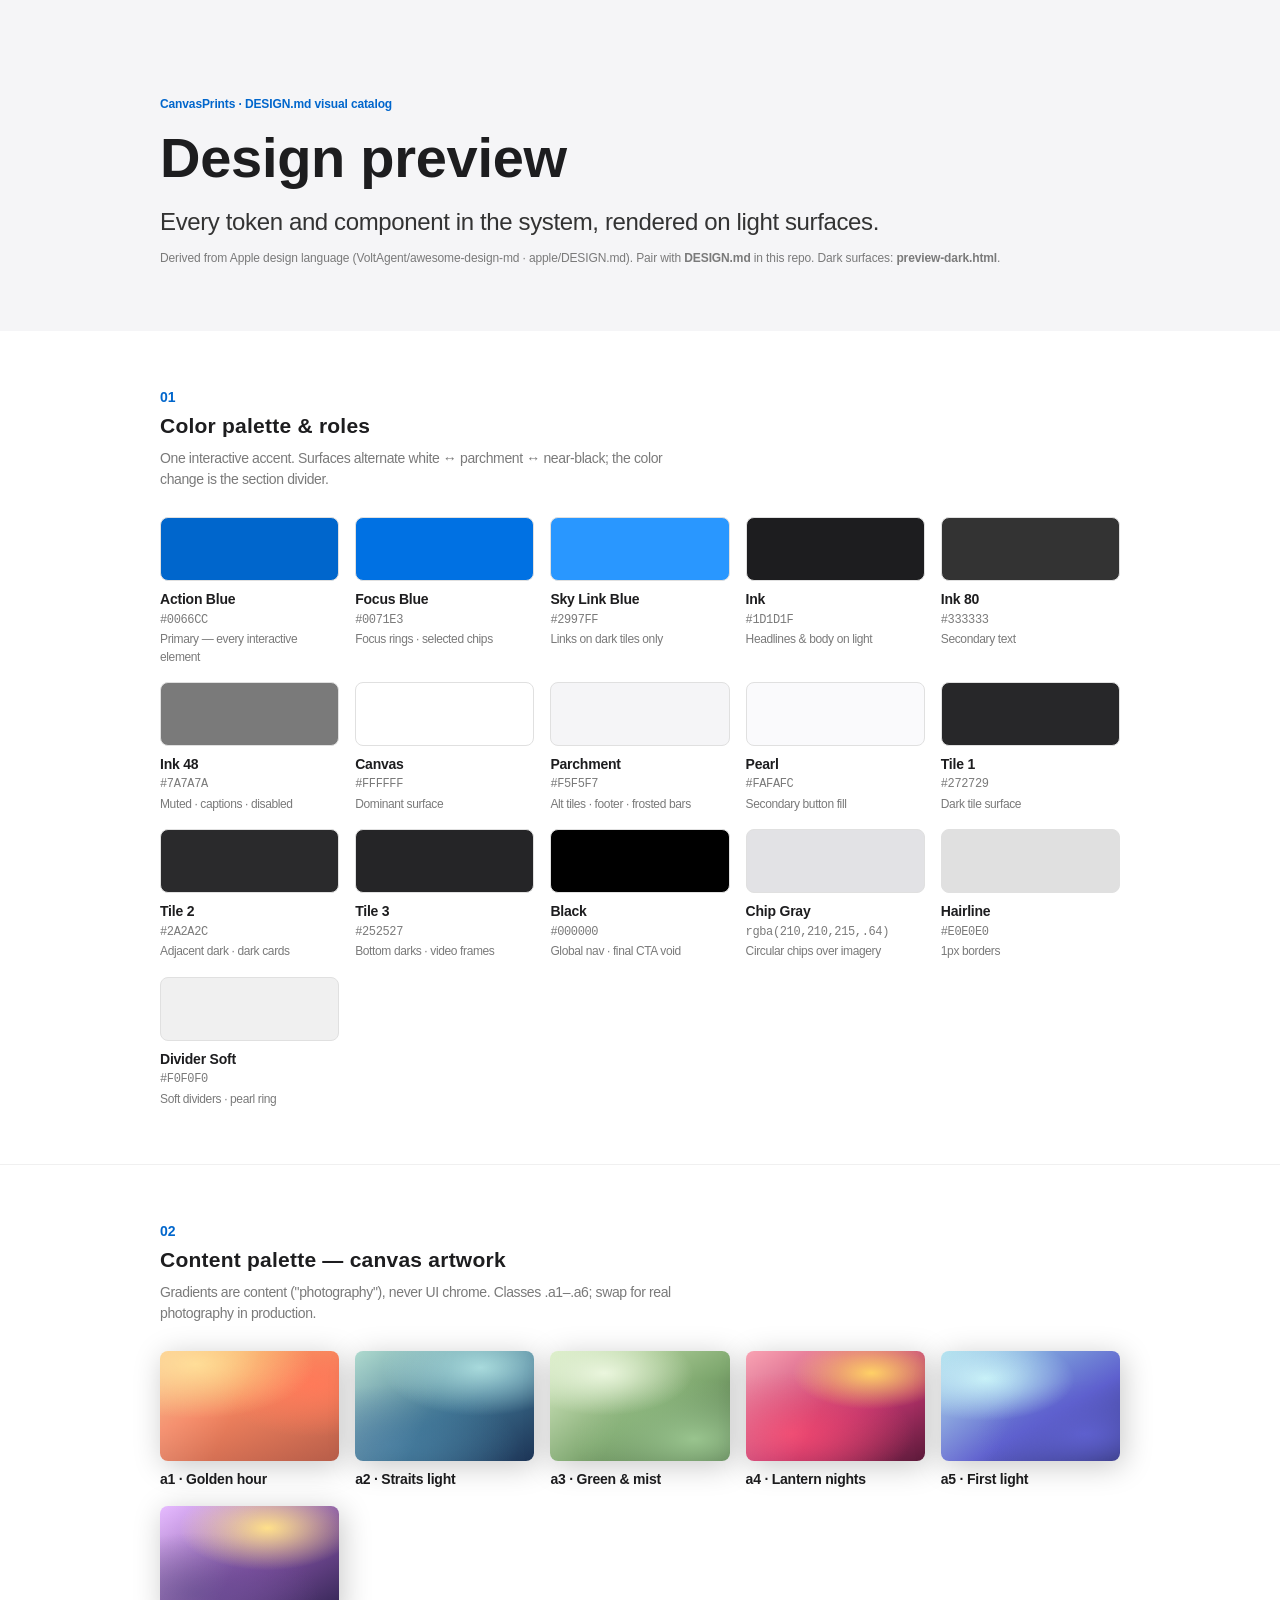
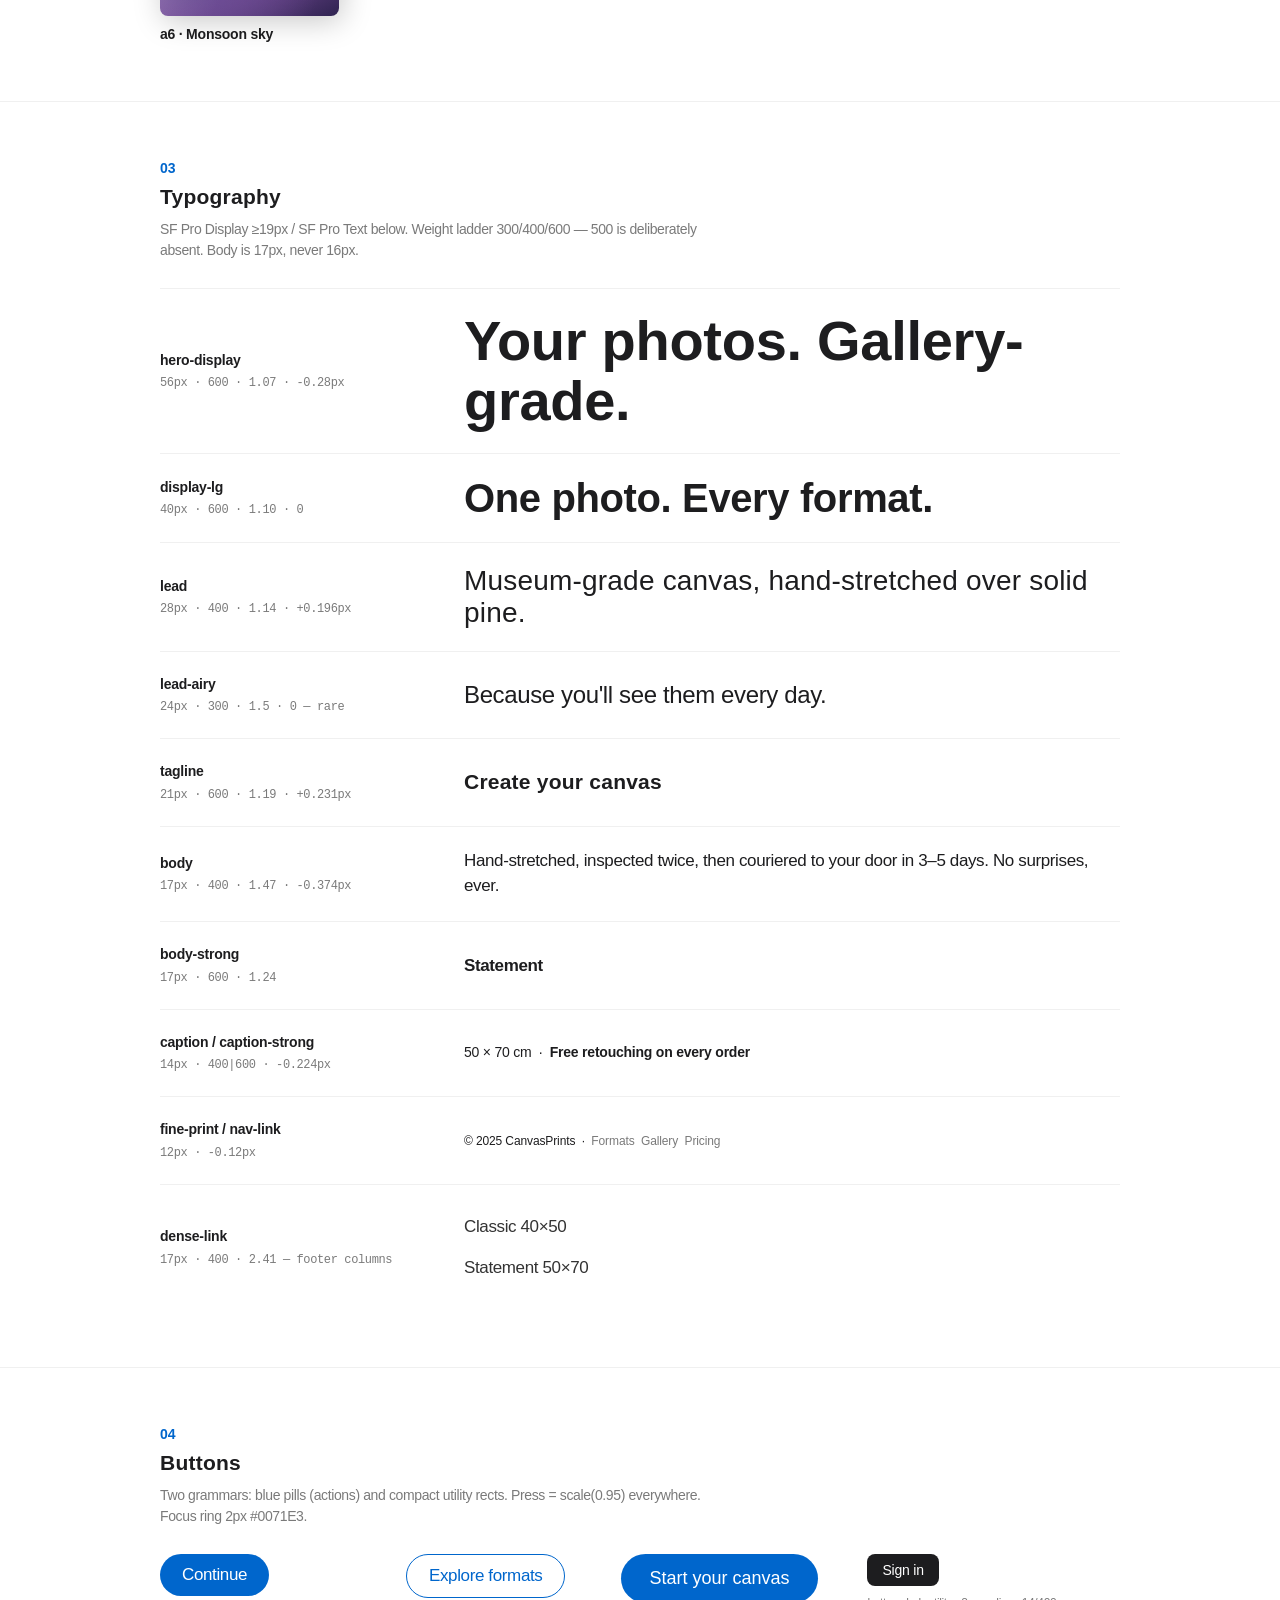
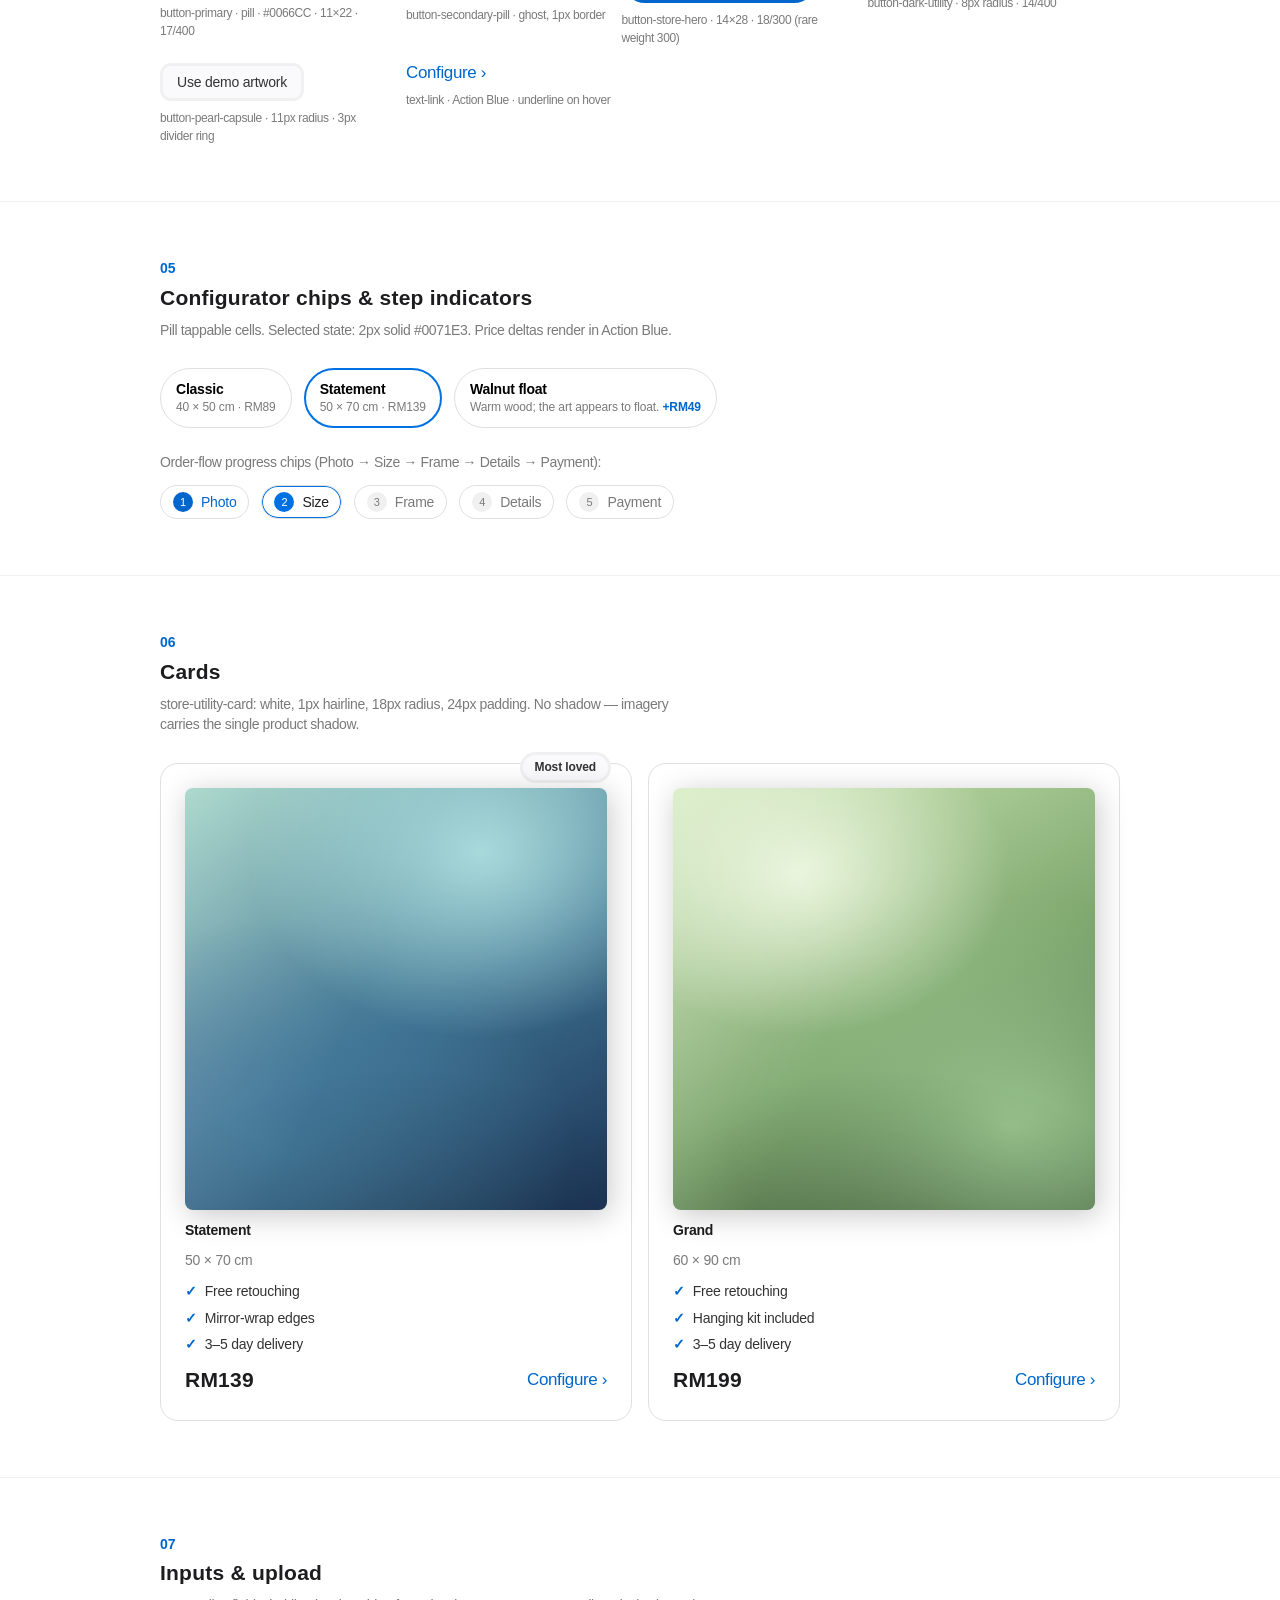
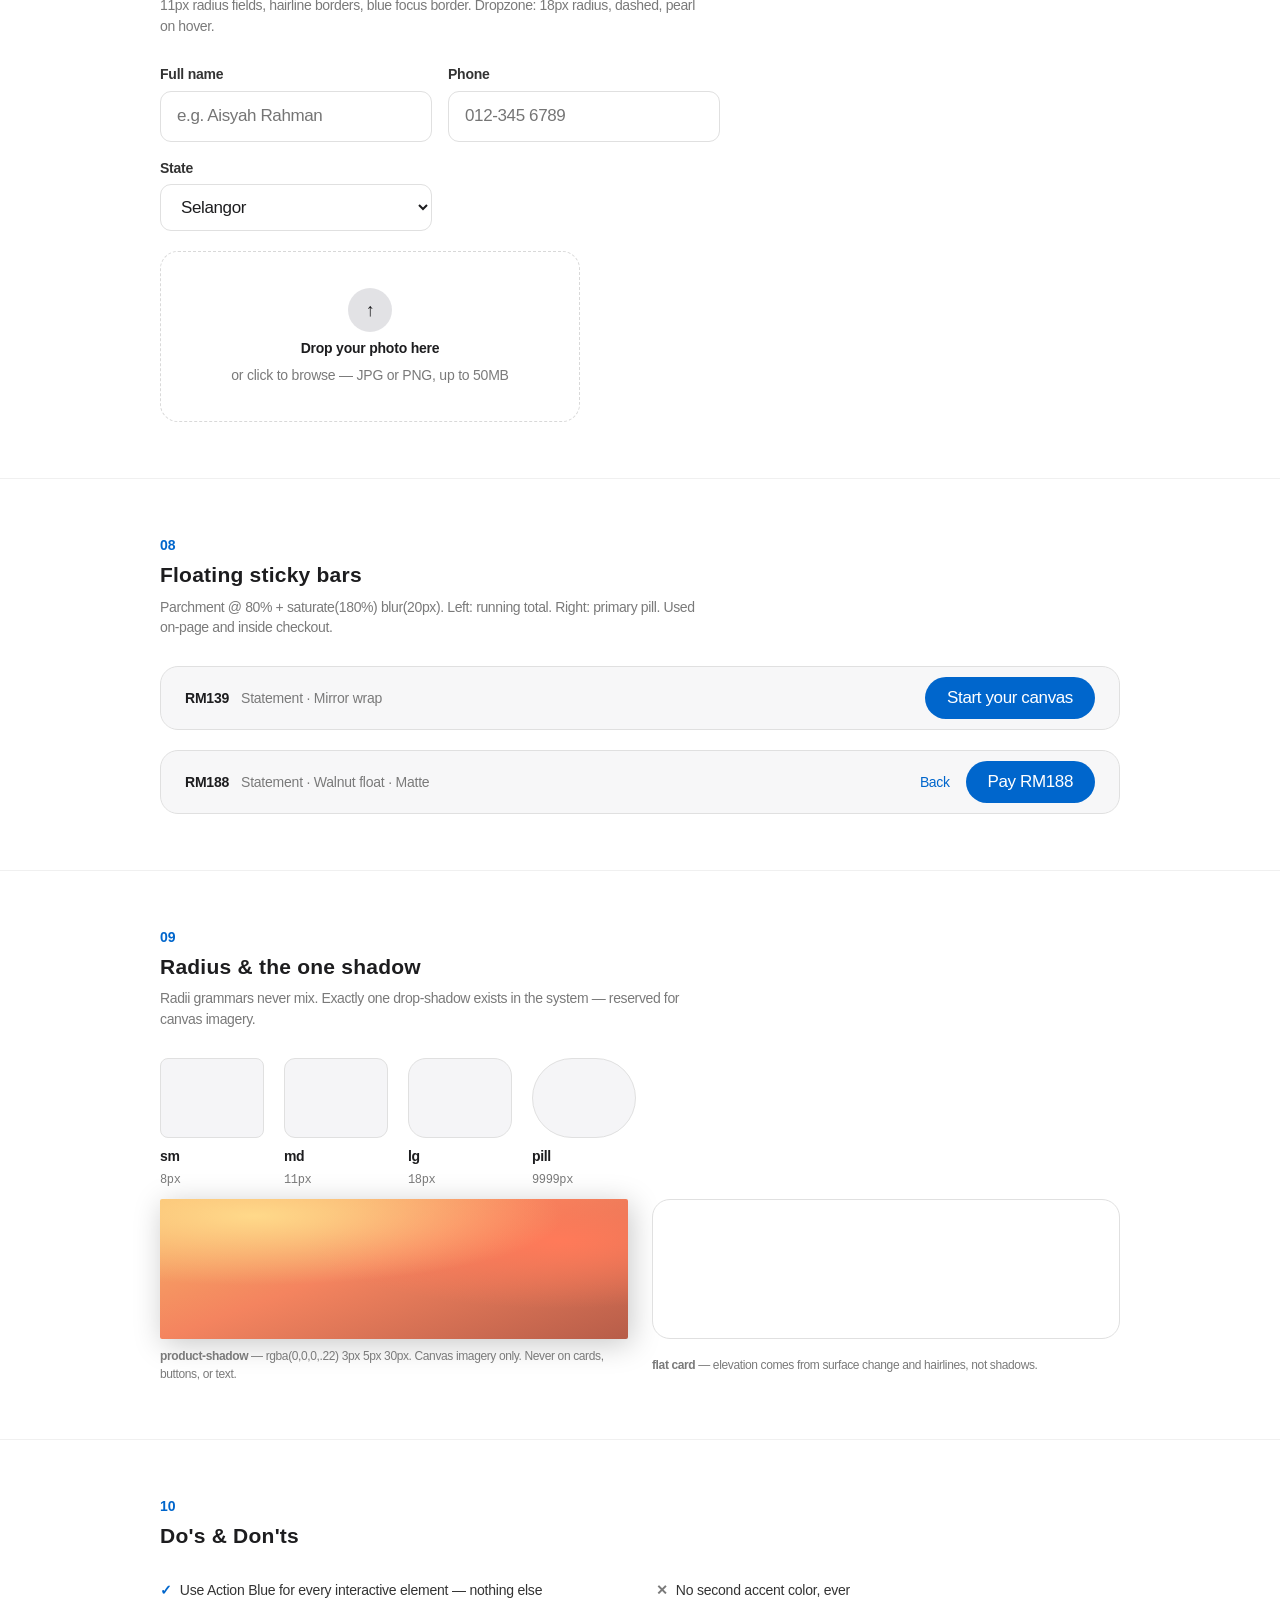
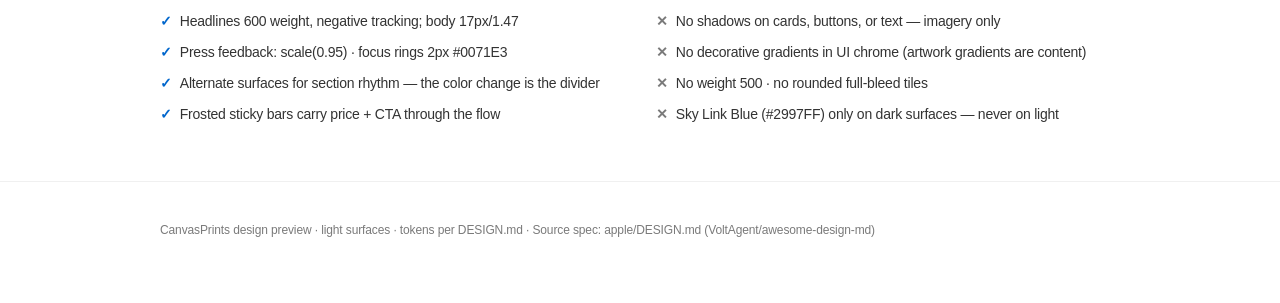
<file: preview.html>
<!DOCTYPE html>
<html lang="en">
<head>
<meta charset="UTF-8">
<meta name="viewport" content="width=device-width, initial-scale=1">
<title>CanvasPrints — Design Preview (Light)</title>
<style>
:root{
  --blue:#0066cc; --bf:#0071e3; --sky:#2997ff;
  --ink:#1d1d1f; --ink80:#333333; --ink48:#7a7a7a;
  --canvas:#ffffff; --parch:#f5f5f7; --pearl:#fafafc;
  --t1:#272729; --t2:#2a2a2c; --t3:#252527; --black:#000000;
  --chip:rgba(210,210,215,.64); --hair:#e0e0e0; --div:#f0f0f0;
  --prod-shadow:3px 5px 30px rgba(0,0,0,.22);
  --mono:ui-monospace,SFMono-Regular,"SF Mono",Menlo,Consolas,monospace;
}
*{margin:0;padding:0;box-sizing:border-box}
body{font-family:-apple-system,BlinkMacSystemFont,"SF Pro Text","SF Pro Display","Inter","Segoe UI",Roboto,sans-serif;font-size:17px;line-height:1.47;letter-spacing:-.374px;color:var(--ink);background:var(--canvas);-webkit-font-smoothing:antialiased}
.wrap{width:min(960px,92vw);margin:0 auto}
header{padding:96px 0 64px;background:var(--parch)}
.kicker{font-size:12px;font-weight:600;letter-spacing:-.12px;color:var(--blue);margin-bottom:14px}
h1{font-size:clamp(28px,5vw,56px);font-weight:600;line-height:1.07;letter-spacing:-.28px}
.lede{font-size:clamp(19px,2.2vw,24px);font-weight:300;line-height:1.5;color:var(--ink80);margin:16px 0 10px;max-width:60ch}
.fine{font-size:12px;line-height:1.43;letter-spacing:-.12px;color:var(--ink48)}
.sec{padding:56px 0;border-top:1px solid var(--div)}
.sec:first-of-type{border-top:0}
.sec-head{margin-bottom:28px}
.sec-no{font-size:14px;font-weight:600;color:var(--blue);letter-spacing:0}
.sec-title{font-size:21px;font-weight:600;letter-spacing:.231px;margin:4px 0 6px}
.sec-sub{font-size:14px;color:var(--ink48);max-width:70ch}
.grid{display:grid;gap:16px}
.swatches{grid-template-columns:repeat(auto-fill,minmax(168px,1fr))}
.sw-chip{height:64px;border-radius:8px;border:1px solid var(--hair)}
.sw-name{font-size:14px;font-weight:600;letter-spacing:-.224px;margin-top:8px}
.sw-hex{font-family:var(--mono);font-size:12px;color:var(--ink48);margin:2px 0}
.sw-role{font-size:12px;line-height:1.43;color:var(--ink48)}
.type-row{display:grid;grid-template-columns:280px 1fr;gap:24px;padding:22px 0;border-top:1px solid var(--div);align-items:center}
.type-row:first-child{border-top:0}
.tn{font-size:14px;font-weight:600;letter-spacing:-.224px}
.spec{font-family:var(--mono);font-size:12px;color:var(--ink48);margin-top:4px;line-height:1.5}
.t-hero{font-size:clamp(28px,5vw,56px);font-weight:600;line-height:1.07;letter-spacing:-.28px}
.t-disp{font-size:clamp(24px,4vw,40px);font-weight:600;line-height:1.1}
.t-lead{font-size:clamp(19px,2.4vw,28px);font-weight:400;line-height:1.14;letter-spacing:.196px}
.t-airy{font-size:24px;font-weight:300;line-height:1.5}
.t-tag{font-size:21px;font-weight:600;letter-spacing:.231px}
.t-body{font-size:17px;line-height:1.47}
.t-bstrong{font-size:17px;font-weight:600;line-height:1.24}
.t-cap{font-size:14px;line-height:1.43;letter-spacing:-.224px}
.t-capb{font-size:14px;font-weight:600;letter-spacing:-.224px}
.t-fine{font-size:12px;letter-spacing:-.12px}
.t-nav{font-size:12px;letter-spacing:-.12px;color:var(--ink48)}
.t-dense a{display:block;font-size:17px;line-height:2.41;color:var(--ink80)}
.btnrow{display:flex;flex-wrap:wrap;gap:16px;align-items:flex-start}
.cell{display:grid;gap:8px;justify-items:start}
.btn{display:inline-flex;align-items:center;justify-content:center;border-radius:9999px;font-size:17px;font-weight:400;letter-spacing:-.374px;padding:11px 22px;white-space:nowrap;transition:transform .15s cubic-bezier(.25,.1,.25,1),background-color .2s;border:0;cursor:pointer}
.btn:active{transform:scale(.95)}
.btn:focus-visible{outline:2px solid var(--bf);outline-offset:2px}
.b-pri{background:var(--blue);color:#fff}.b-pri:hover{background:var(--bf)}
.b-gho{background:transparent;color:var(--blue);border:1px solid var(--blue)}
.b-hero{padding:14px 28px;font-weight:300;font-size:18px;letter-spacing:0}
.b-uti{background:var(--ink);color:#fff;font-size:14px;letter-spacing:-.224px;border-radius:8px;padding:8px 15px}
.b-pea{background:var(--pearl);color:var(--ink80);font-size:14px;letter-spacing:-.224px;border-radius:11px;padding:8px 14px;border:3px solid var(--div)}
.b-note{font-size:12px;color:var(--ink48);line-height:1.5;max-width:230px}
.tlink{color:var(--blue);font-size:17px;letter-spacing:-.374px;background:none;border:0;cursor:pointer}
.tlink:hover{text-decoration:underline}
.chiprow{display:flex;flex-wrap:wrap;gap:12px;align-items:flex-start}
.chip{display:inline-flex;flex-direction:column;gap:2px;align-items:flex-start;background:var(--canvas);border:1px solid var(--hair);border-radius:9999px;padding:11px 15px;font-size:14px;letter-spacing:-.224px;line-height:1.3;cursor:pointer;transition:transform .15s cubic-bezier(.25,.1,.25,1)}
.chip:active{transform:scale(.95)}
.chip small{font-size:12px;color:var(--ink48);letter-spacing:-.12px}
.chip b{font-weight:600}
.chip.on{border:2px solid var(--bf);padding:10px 14px}
.pstep{display:inline-flex;align-items:center;gap:8px;padding:6px 12px;border-radius:9999px;border:1px solid var(--hair);font-size:14px;letter-spacing:-.224px;color:var(--ink48);background:var(--canvas)}
.pstep i{font-style:normal;width:20px;height:20px;border-radius:9999px;background:var(--div);color:var(--ink48);display:grid;place-items:center;font-size:11px}
.pstep.on{color:var(--ink);box-shadow:inset 0 0 0 1px var(--bf)}.pstep.on i{background:var(--bf);color:#fff}
.pstep.done{color:var(--blue)}.pstep.done i{background:var(--blue);color:#fff}
.cards{grid-template-columns:repeat(auto-fit,minmax(280px,1fr))}
.card{background:var(--canvas);border:1px solid var(--hair);border-radius:18px;padding:24px;display:grid;gap:10px;justify-items:start;position:relative}
.card .art{width:100%;aspect-ratio:1/1;border-radius:8px;box-shadow:var(--prod-shadow);position:relative}
.card .art::after{content:"";position:absolute;inset:0;border-radius:inherit;background:linear-gradient(115deg,rgba(255,255,255,.2),transparent 45%),radial-gradient(120% 80% at 50% 115%,rgba(0,0,0,.22),transparent 60%)}
.badge{position:absolute;top:-12px;right:20px;background:var(--pearl);border:3px solid var(--div);color:var(--ink80);font-size:12px;font-weight:600;letter-spacing:-.12px;padding:4px 12px;border-radius:9999px}
.dims{font-size:14px;letter-spacing:-.224px;color:var(--ink48)}
.price{font-size:21px;font-weight:600;letter-spacing:.231px}
.feats{display:grid;gap:6px}
.feats li{font-size:14px;letter-spacing:-.224px;color:var(--ink80);list-style:none}
.feats li::before{content:"✓";color:var(--blue);font-weight:600;margin-right:8px}
.field{display:grid;gap:6px}
.field label{font-size:14px;font-weight:600;letter-spacing:-.224px;color:var(--ink80)}
.field input,.field select{width:100%;padding:12px 16px;border:1px solid var(--hair);border-radius:11px;font:inherit;font-size:17px;letter-spacing:-.374px;background:var(--canvas);color:var(--ink)}
.field input:focus{border-color:var(--bf);outline:none}
.formgrid{display:grid;grid-template-columns:repeat(auto-fit,minmax(220px,1fr));gap:16px;max-width:560px}
.dropzone{border:1.5px dashed rgba(0,0,0,.15);border-radius:18px;padding:36px 24px;text-align:center;display:grid;justify-items:center;gap:6px;background:var(--canvas)}
.dz-icon{width:44px;height:44px;border-radius:9999px;background:var(--chip);display:grid;place-items:center;font-size:18px}
.bars{display:grid;gap:20px}
.bar-demo{background:rgba(245,245,247,.8);backdrop-filter:saturate(180%) blur(20px);-webkit-backdrop-filter:saturate(180%) blur(20px);border:1px solid var(--hair);border-radius:18px;height:64px;display:flex;align-items:center;padding:12px 24px;gap:16px}
.bar-left{display:flex;align-items:baseline;gap:12px;margin-right:auto;min-width:0}
.bar-right{display:flex;align-items:center;gap:16px}
.radius-grid{display:flex;flex-wrap:wrap;gap:20px}
.rad{width:104px}
.rad-box{height:80px;background:var(--parch);border:1px solid var(--hair)}
.rad b{display:block;font-size:14px;font-weight:600;margin-top:8px}
.rad span{font-size:12px;color:var(--ink48);font-family:var(--mono)}
.shadow-wrap{display:grid;grid-template-columns:repeat(auto-fit,minmax(200px,1fr));gap:24px;margin-top:8px}
.sh{display:grid;gap:8px}
.sh-box{height:140px;border-radius:2px}
.sh-label{font-size:12px;color:var(--ink48);line-height:1.5}
.rules{display:grid;grid-template-columns:repeat(auto-fit,minmax(300px,1fr));gap:32px}
.rules ul{display:grid;gap:10px}
.rules li{font-size:14px;letter-spacing:-.224px;line-height:1.5;color:var(--ink80);list-style:none}
.rules li::before{content:"✓";color:var(--blue);font-weight:600;margin-right:8px}
.rules .dont li::before{content:"✕";color:var(--ink48)}
.artgrid{grid-template-columns:repeat(auto-fill,minmax(150px,1fr))}
.a1{background:radial-gradient(120% 90% at 20% 12%,#ffd98a 0%,transparent 55%),radial-gradient(90% 80% at 85% 30%,#ff7a59 0%,transparent 60%),linear-gradient(160deg,#f7b267,#f4845f 45%,#b75d49)}
.a2{background:radial-gradient(100% 80% at 70% 15%,#a8dadc 0%,transparent 55%),radial-gradient(120% 90% at 20% 85%,#457b9d 0%,transparent 60%),linear-gradient(150deg,#9ad0c2,#3d708f 55%,#1d3557)}
.a3{background:radial-gradient(90% 70% at 30% 20%,#e9f5db 0%,transparent 55%),radial-gradient(110% 90% at 80% 80%,#99c48e 0%,transparent 60%),linear-gradient(150deg,#cfe8b6,#7fa86f 55%,#3f5d3a)}
.a4{background:radial-gradient(80% 60% at 70% 20%,#ffd166 0%,transparent 55%),radial-gradient(110% 90% at 25% 75%,#ef476f 0%,transparent 62%),linear-gradient(155deg,#f78ca0,#b7336b 60%,#5c1a3a)}
.a5{background:radial-gradient(90% 70% at 25% 25%,#c3f0f7 0%,transparent 55%),radial-gradient(100% 80% at 80% 75%,#5e60ce 0%,transparent 60%),linear-gradient(150deg,#98d7e8,#5e60ce 60%,#2b2d64)}
.a6{background:radial-gradient(90% 70% at 60% 20%,#ffe08a 0%,transparent 55%),radial-gradient(110% 90% at 20% 80%,#6a4c93 0%,transparent 62%),linear-gradient(150deg,#e0aaff,#7d4f9e 55%,#2f2350)}
.art-tile{height:110px;border-radius:8px;box-shadow:var(--prod-shadow);position:relative}
.art-tile::after{content:"";position:absolute;inset:0;border-radius:inherit;background:linear-gradient(115deg,rgba(255,255,255,.2),transparent 45%)}
footer{padding:40px 0 64px;border-top:1px solid var(--div)}
@media(max-width:640px){.type-row{grid-template-columns:1fr;gap:8px}}
</style>
</head>
<body>

<header>
  <div class="wrap">
    <p class="kicker">CanvasPrints · DESIGN.md visual catalog</p>
    <h1>Design preview</h1>
    <p class="lede">Every token and component in the system, rendered on light surfaces.</p>
    <p class="fine">Derived from Apple design language (VoltAgent/awesome-design-md · apple/DESIGN.md). Pair with <b>DESIGN.md</b> in this repo. Dark surfaces: <b>preview-dark.html</b>.</p>
  </div>
</header>

<section class="sec">
  <div class="wrap">
    <div class="sec-head"><p class="sec-no">01</p><h2 class="sec-title">Color palette &amp; roles</h2><p class="sec-sub">One interactive accent. Surfaces alternate white ↔ parchment ↔ near-black; the color change is the section divider.</p></div>
    <div class="grid swatches">
      <div><div class="sw-chip" style="background:#0066cc"></div><p class="sw-name">Action Blue</p><p class="sw-hex">#0066CC</p><p class="sw-role">Primary — every interactive element</p></div>
      <div><div class="sw-chip" style="background:#0071e3"></div><p class="sw-name">Focus Blue</p><p class="sw-hex">#0071E3</p><p class="sw-role">Focus rings · selected chips</p></div>
      <div><div class="sw-chip" style="background:#2997ff"></div><p class="sw-name">Sky Link Blue</p><p class="sw-hex">#2997FF</p><p class="sw-role">Links on dark tiles only</p></div>
      <div><div class="sw-chip" style="background:#1d1d1f"></div><p class="sw-name">Ink</p><p class="sw-hex">#1D1D1F</p><p class="sw-role">Headlines &amp; body on light</p></div>
      <div><div class="sw-chip" style="background:#333333"></div><p class="sw-name">Ink 80</p><p class="sw-hex">#333333</p><p class="sw-role">Secondary text</p></div>
      <div><div class="sw-chip" style="background:#7a7a7a"></div><p class="sw-name">Ink 48</p><p class="sw-hex">#7A7A7A</p><p class="sw-role">Muted · captions · disabled</p></div>
      <div><div class="sw-chip" style="background:#ffffff"></div><p class="sw-name">Canvas</p><p class="sw-hex">#FFFFFF</p><p class="sw-role">Dominant surface</p></div>
      <div><div class="sw-chip" style="background:#f5f5f7"></div><p class="sw-name">Parchment</p><p class="sw-hex">#F5F5F7</p><p class="sw-role">Alt tiles · footer · frosted bars</p></div>
      <div><div class="sw-chip" style="background:#fafafc"></div><p class="sw-name">Pearl</p><p class="sw-hex">#FAFAFC</p><p class="sw-role">Secondary button fill</p></div>
      <div><div class="sw-chip" style="background:#272729"></div><p class="sw-name">Tile 1</p><p class="sw-hex">#272729</p><p class="sw-role">Dark tile surface</p></div>
      <div><div class="sw-chip" style="background:#2a2a2c"></div><p class="sw-name">Tile 2</p><p class="sw-hex">#2A2A2C</p><p class="sw-role">Adjacent dark · dark cards</p></div>
      <div><div class="sw-chip" style="background:#252527"></div><p class="sw-name">Tile 3</p><p class="sw-hex">#252527</p><p class="sw-role">Bottom darks · video frames</p></div>
      <div><div class="sw-chip" style="background:#000000"></div><p class="sw-name">Black</p><p class="sw-hex">#000000</p><p class="sw-role">Global nav · final CTA void</p></div>
      <div><div class="sw-chip" style="background:rgba(210,210,215,.64)"></div><p class="sw-name">Chip Gray</p><p class="sw-hex">rgba(210,210,215,.64)</p><p class="sw-role">Circular chips over imagery</p></div>
      <div><div class="sw-chip" style="background:#e0e0e0"></div><p class="sw-name">Hairline</p><p class="sw-hex">#E0E0E0</p><p class="sw-role">1px borders</p></div>
      <div><div class="sw-chip" style="background:#f0f0f0"></div><p class="sw-name">Divider Soft</p><p class="sw-hex">#F0F0F0</p><p class="sw-role">Soft dividers · pearl ring</p></div>
    </div>
  </div>
</section>

<section class="sec">
  <div class="wrap">
    <div class="sec-head"><p class="sec-no">02</p><h2 class="sec-title">Content palette — canvas artwork</h2><p class="sec-sub">Gradients are content ("photography"), never UI chrome. Classes .a1–.a6; swap for real photography in production.</p></div>
    <div class="grid artgrid">
      <div><div class="art-tile a1"></div><p class="sw-name">a1 · Golden hour</p></div>
      <div><div class="art-tile a2"></div><p class="sw-name">a2 · Straits light</p></div>
      <div><div class="art-tile a3"></div><p class="sw-name">a3 · Green &amp; mist</p></div>
      <div><div class="art-tile a4"></div><p class="sw-name">a4 · Lantern nights</p></div>
      <div><div class="art-tile a5"></div><p class="sw-name">a5 · First light</p></div>
      <div><div class="art-tile a6"></div><p class="sw-name">a6 · Monsoon sky</p></div>
    </div>
  </div>
</section>

<section class="sec">
  <div class="wrap">
    <div class="sec-head"><p class="sec-no">03</p><h2 class="sec-title">Typography</h2><p class="sec-sub">SF Pro Display ≥19px / SF Pro Text below. Weight ladder 300/400/600 — 500 is deliberately absent. Body is 17px, never 16px.</p></div>
    <div class="type-row"><div><p class="tn">hero-display</p><p class="spec">56px · 600 · 1.07 · -0.28px</p></div><p class="t-hero">Your photos. Gallery-grade.</p></div>
    <div class="type-row"><div><p class="tn">display-lg</p><p class="spec">40px · 600 · 1.10 · 0</p></div><p class="t-disp">One photo. Every format.</p></div>
    <div class="type-row"><div><p class="tn">lead</p><p class="spec">28px · 400 · 1.14 · +0.196px</p></div><p class="t-lead">Museum-grade canvas, hand-stretched over solid pine.</p></div>
    <div class="type-row"><div><p class="tn">lead-airy</p><p class="spec">24px · 300 · 1.5 · 0 — rare</p></div><p class="t-airy">Because you'll see them every day.</p></div>
    <div class="type-row"><div><p class="tn">tagline</p><p class="spec">21px · 600 · 1.19 · +0.231px</p></div><p class="t-tag">Create your canvas</p></div>
    <div class="type-row"><div><p class="tn">body</p><p class="spec">17px · 400 · 1.47 · -0.374px</p></div><p class="t-body">Hand-stretched, inspected twice, then couriered to your door in 3–5 days. No surprises, ever.</p></div>
    <div class="type-row"><div><p class="tn">body-strong</p><p class="spec">17px · 600 · 1.24</p></div><p class="t-bstrong">Statement</p></div>
    <div class="type-row"><div><p class="tn">caption / caption-strong</p><p class="spec">14px · 400|600 · -0.224px</p></div><p><span class="t-cap">50 × 70 cm&nbsp;&nbsp;·&nbsp;&nbsp;</span><span class="t-capb">Free retouching on every order</span></p></div>
    <div class="type-row"><div><p class="tn">fine-print / nav-link</p><p class="spec">12px · -0.12px</p></div><p><span class="t-fine">© 2025 CanvasPrints&nbsp;&nbsp;·&nbsp;&nbsp;</span><span class="t-nav">Formats&nbsp; Gallery&nbsp; Pricing</span></p></div>
    <div class="type-row"><div><p class="tn">dense-link</p><p class="spec">17px · 400 · 2.41 — footer columns</p></div><div class="t-dense"><a>Classic 40×50</a><a>Statement 50×70</a></div></div>
  </div>
</section>

<section class="sec">
  <div class="wrap">
    <div class="sec-head"><p class="sec-no">04</p><h2 class="sec-title">Buttons</h2><p class="sec-sub">Two grammars: blue pills (actions) and compact utility rects. Press = scale(0.95) everywhere. Focus ring 2px #0071E3.</p></div>
    <div class="btnrow">
      <div class="cell"><button class="btn b-pri">Continue</button><p class="b-note">button-primary · pill · #0066CC · 11×22 · 17/400</p></div>
      <div class="cell"><button class="btn b-gho">Explore formats</button><p class="b-note">button-secondary-pill · ghost, 1px border</p></div>
      <div class="cell"><button class="btn b-pri b-hero">Start your canvas</button><p class="b-note">button-store-hero · 14×28 · 18/300 (rare weight 300)</p></div>
      <div class="cell"><button class="btn b-uti">Sign in</button><p class="b-note">button-dark-utility · 8px radius · 14/400</p></div>
      <div class="cell"><button class="btn b-pea">Use demo artwork</button><p class="b-note">button-pearl-capsule · 11px radius · 3px divider ring</p></div>
      <div class="cell"><button class="tlink">Configure ›</button><p class="b-note">text-link · Action Blue · underline on hover</p></div>
    </div>
  </div>
</section>

<section class="sec">
  <div class="wrap">
    <div class="sec-head"><p class="sec-no">05</p><h2 class="sec-title">Configurator chips &amp; step indicators</h2><p class="sec-sub">Pill tappable cells. Selected state: 2px solid #0071E3. Price deltas render in Action Blue.</p></div>
    <div class="chiprow">
      <button class="chip"><b>Classic</b><small>40 × 50 cm · RM89</small></button>
      <button class="chip on"><b>Statement</b><small>50 × 70 cm · RM139</small></button>
      <button class="chip"><b>Walnut float</b><small>Warm wood; the art appears to float. <b style="color:#0066cc">+RM49</b></small></button>
    </div>
    <p class="sec-sub" style="margin:24px 0 12px">Order-flow progress chips (Photo → Size → Frame → Details → Payment):</p>
    <div class="chiprow">
      <span class="pstep done"><i>1</i>Photo</span>
      <span class="pstep on"><i>2</i>Size</span>
      <span class="pstep"><i>3</i>Frame</span>
      <span class="pstep"><i>4</i>Details</span>
      <span class="pstep"><i>5</i>Payment</span>
    </div>
  </div>
</section>

<section class="sec">
  <div class="wrap">
    <div class="sec-head"><p class="sec-no">06</p><h2 class="sec-title">Cards</h2><p class="sec-sub">store-utility-card: white, 1px hairline, 18px radius, 24px padding. No shadow — imagery carries the single product shadow.</p></div>
    <div class="grid cards">
      <div class="card">
        <span class="badge">Most loved</span>
        <div class="art a2"></div>
        <p class="tn">Statement</p><p class="dims">50 × 70 cm</p>
        <ul class="feats"><li>Free retouching</li><li>Mirror-wrap edges</li><li>3–5 day delivery</li></ul>
        <div style="display:flex;justify-content:space-between;align-items:center;width:100%"><span class="price">RM139</span><button class="tlink">Configure ›</button></div>
      </div>
      <div class="card">
        <div class="art a3"></div>
        <p class="tn">Grand</p><p class="dims">60 × 90 cm</p>
        <ul class="feats"><li>Free retouching</li><li>Hanging kit included</li><li>3–5 day delivery</li></ul>
        <div style="display:flex;justify-content:space-between;align-items:center;width:100%"><span class="price">RM199</span><button class="tlink">Configure ›</button></div>
      </div>
    </div>
  </div>
</section>

<section class="sec">
  <div class="wrap">
    <div class="sec-head"><p class="sec-no">07</p><h2 class="sec-title">Inputs &amp; upload</h2><p class="sec-sub">11px radius fields, hairline borders, blue focus border. Dropzone: 18px radius, dashed, pearl on hover.</p></div>
    <div class="formgrid">
      <div class="field"><label>Full name</label><input placeholder="e.g. Aisyah Rahman"></div>
      <div class="field"><label>Phone</label><input placeholder="012-345 6789"></div>
      <div class="field"><label>State</label><select><option>Selangor</option><option>Kuala Lumpur</option></select></div>
    </div>
    <div class="dropzone" style="margin-top:20px;max-width:420px">
      <div class="dz-icon">↑</div>
      <p class="tn">Drop your photo here</p>
      <p class="dims">or click to browse — JPG or PNG, up to 50MB</p>
    </div>
  </div>
</section>

<section class="sec">
  <div class="wrap">
    <div class="sec-head"><p class="sec-no">08</p><h2 class="sec-title">Floating sticky bars</h2><p class="sec-sub">Parchment @ 80% + saturate(180%) blur(20px). Left: running total. Right: primary pill. Used on-page and inside checkout.</p></div>
    <div class="bars">
      <div class="bar-demo">
        <div class="bar-left"><span class="tn">RM139</span><span class="dims">Statement · Mirror wrap</span></div>
        <div class="bar-right"><button class="btn b-pri">Start your canvas</button></div>
      </div>
      <div class="bar-demo">
        <div class="bar-left"><span class="tn">RM188</span><span class="dims">Statement · Walnut float · Matte</span></div>
        <div class="bar-right"><span class="tlink" style="font-size:14px">Back</span><button class="btn b-pri">Pay RM188</button></div>
      </div>
    </div>
  </div>
</section>

<section class="sec">
  <div class="wrap">
    <div class="sec-head"><p class="sec-no">09</p><h2 class="sec-title">Radius &amp; the one shadow</h2><p class="sec-sub">Radii grammars never mix. Exactly one drop-shadow exists in the system — reserved for canvas imagery.</p></div>
    <div class="radius-grid">
      <div class="rad"><div class="rad-box" style="border-radius:8px"></div><b>sm</b><span>8px</span></div>
      <div class="rad"><div class="rad-box" style="border-radius:11px"></div><b>md</b><span>11px</span></div>
      <div class="rad"><div class="rad-box" style="border-radius:18px"></div><b>lg</b><span>18px</span></div>
      <div class="rad"><div class="rad-box" style="border-radius:9999px"></div><b>pill</b><span>9999px</span></div>
    </div>
    <div class="shadow-wrap">
      <div class="sh"><div class="sh-box a1" style="box-shadow:var(--prod-shadow)"></div><p class="sh-label"><b>product-shadow</b> — rgba(0,0,0,.22) 3px 5px 30px. Canvas imagery only. Never on cards, buttons, or text.</p></div>
      <div class="sh"><div class="sh-box" style="background:var(--canvas);border:1px solid var(--hair);border-radius:18px"></div><p class="sh-label"><b>flat card</b> — elevation comes from surface change and hairlines, not shadows.</p></div>
    </div>
  </div>
</section>

<section class="sec">
  <div class="wrap">
    <div class="sec-head"><p class="sec-no">10</p><h2 class="sec-title">Do's &amp; Don'ts</h2></div>
    <div class="rules">
      <div><ul>
        <li>Use Action Blue for every interactive element — nothing else</li>
        <li>Headlines 600 weight, negative tracking; body 17px/1.47</li>
        <li>Press feedback: scale(0.95) · focus rings 2px #0071E3</li>
        <li>Alternate surfaces for section rhythm — the color change is the divider</li>
        <li>Frosted sticky bars carry price + CTA through the flow</li>
      </ul></div>
      <div class="dont"><ul>
        <li>No second accent color, ever</li>
        <li>No shadows on cards, buttons, or text — imagery only</li>
        <li>No decorative gradients in UI chrome (artwork gradients are content)</li>
        <li>No weight 500 · no rounded full-bleed tiles</li>
        <li>Sky Link Blue (#2997FF) only on dark surfaces — never on light</li>
      </ul></div>
    </div>
  </div>
</section>

<footer>
  <div class="wrap">
    <p class="fine">CanvasPrints design preview · light surfaces · tokens per DESIGN.md · Source spec: apple/DESIGN.md (VoltAgent/awesome-design-md)</p>
  </div>
</footer>

</body>
</html>
</file>
<file: assets/css/styles.css>
/* =====================================================
   CanvasPrints — DESIGN.md implementation (Apple language)
   Source spec: VoltAgent/awesome-design-md · apple/DESIGN.md
   ===================================================== */

:root{
  /* Color tokens */
  --blue:#0066cc;
  --blue-focus:#0071e3;
  --blue-dark:#2997ff;
  --ink:#1d1d1f;
  --ink-80:#333333;
  --ink-48:#7a7a7a;
  --body-on-dark:#ffffff;
  --muted-dark:#cccccc;
  --canvas:#ffffff;
  --parchment:#f5f5f7;
  --pearl:#fafafc;
  --tile1:#272729;
  --tile2:#2a2a2c;
  --tile3:#252527;
  --black:#000000;
  --chip-gray:#d2d2d7;
  --hairline:#e0e0e0;
  --divider:#f0f0f0;

  /* Radius tokens */
  --r-sm:8px;
  --r-md:11px;
  --r-lg:18px;
  --pill:9999px;

  /* The ONE product shadow — imagery only */
  --shadow-product:3px 5px 30px rgba(0,0,0,.22);

  /* Frosted surfaces */
  --frost:rgba(245,245,247,.8);
  --frost-blur:saturate(180%) blur(20px);
  --hairline-dark:rgba(255,255,255,.12);

  --ease:cubic-bezier(.25,.1,.25,1);
}

*{margin:0;padding:0;box-sizing:border-box}
html{scroll-behavior:smooth;scroll-padding-top:120px}
body{
  font-family:-apple-system,BlinkMacSystemFont,"SF Pro Text","SF Pro Display","Inter","Segoe UI",Roboto,"Helvetica Neue",Arial,sans-serif;
  font-feature-settings:"ss03" 1;
  font-size:17px;font-weight:400;line-height:1.47;letter-spacing:-.374px;
  color:var(--ink);background:var(--canvas);
  -webkit-font-smoothing:antialiased;overflow-x:hidden;
}
img{max-width:100%;display:block}
button{font:inherit;cursor:pointer;border:0;background:none;color:inherit;letter-spacing:inherit}
a{color:inherit;text-decoration:none}
ul{list-style:none}
::selection{background:var(--blue);color:#fff}
:focus{outline:none}
:focus-visible{outline:2px solid var(--blue-focus);outline-offset:2px}

/* ---------- Typography scale (per spec) ---------- */
.hero-display{font-family:"SF Pro Display","Inter",-apple-system,sans-serif;font-size:clamp(28px,5.5vw,56px);font-weight:600;line-height:1.07;letter-spacing:-.28px}
.display-lg{font-family:"SF Pro Display","Inter",-apple-system,sans-serif;font-size:clamp(28px,4vw,40px);font-weight:600;line-height:1.1;letter-spacing:0}
.lead{font-family:"SF Pro Display","Inter",-apple-system,sans-serif;font-size:clamp(20px,2.4vw,28px);font-weight:400;line-height:1.14;letter-spacing:.196px}
.lead-airy{font-size:24px;font-weight:300;line-height:1.5;letter-spacing:0}
.lead-sm{font-size:21px;font-weight:400;line-height:1.47;letter-spacing:.231px;color:var(--ink-48)}
.tagline{font-size:21px;font-weight:600;line-height:1.19;letter-spacing:.231px}
.body-strong{font-size:17px;font-weight:600;line-height:1.24;letter-spacing:-.374px}
.body-p{font-size:17px;font-weight:400;line-height:1.47;letter-spacing:-.374px}
.body-dark{color:var(--muted-dark)}
.caption{font-size:14px;font-weight:400;line-height:1.43;letter-spacing:-.224px}
.caption-strong{font-size:14px;font-weight:600;line-height:1.29;letter-spacing:-.224px}
.fine{font-size:12px;font-weight:400;line-height:1.43;letter-spacing:-.12px}
.muted{color:var(--ink-48)}
.muted-dark{color:var(--muted-dark)}
.center{text-align:center}

/* ---------- Text links (single accent) ---------- */
.tlink{color:var(--blue);font-size:17px;letter-spacing:-.374px;font-weight:400;display:inline-flex;align-items:center}
.tlink:hover{text-decoration:underline}

/* ---------- Buttons ---------- */
.btn{
  display:inline-flex;align-items:center;justify-content:center;gap:8px;
  border-radius:var(--pill);font-size:17px;font-weight:400;letter-spacing:-.374px;
  padding:11px 22px;white-space:nowrap;
  transition:transform .15s var(--ease),background-color .2s,color .2s,border-color .2s;
}
.btn:active{transform:scale(.95)}
.btn-primary{background:var(--blue);color:#fff}
.btn-primary:hover{background:var(--blue-focus)}
.btn-ghost{background:transparent;color:var(--blue);border:1px solid var(--blue)}
.btn-ghost:hover{background:rgba(0,102,204,.06)}
.btn-utility{background:var(--ink);color:#fff;font-size:14px;letter-spacing:-.224px;border-radius:var(--r-sm);padding:8px 15px}
.btn-pearl{background:var(--pearl);color:var(--ink-80);font-size:14px;letter-spacing:-.224px;border-radius:var(--r-md);padding:8px 14px;border:3px solid var(--divider)}
.btn-pearl:hover{color:var(--ink)}
.btn-hero{padding:14px 28px;font-weight:300;font-size:18px;letter-spacing:0}
.btn-sub{padding:8px 16px;font-size:14px;letter-spacing:-.224px}

/* ---------- Global nav (pure black) ---------- */
.global-nav{position:fixed;top:0;left:0;right:0;height:44px;background:var(--black);z-index:90}
.gn-inner{width:min(1024px,94vw);margin:0 auto;height:100%;display:flex;align-items:center;gap:28px}
.gn-brand{color:#fff;font-size:14px;font-weight:600;letter-spacing:-.224px}
.gn-links{display:flex;gap:24px;margin:0 auto}
.gn-links a{color:rgba(255,255,255,.8);font-size:12px;letter-spacing:-.12px;transition:color .2s}
.gn-links a:hover{color:#fff}
.gn-burger{display:none;margin-left:auto;width:44px;height:44px;flex-direction:column;justify-content:center;align-items:center;gap:5px}
.gn-burger span{width:18px;height:1.5px;background:#fff;display:block}

/* ---------- Sub-nav (frosted) ---------- */
.sub-nav{position:fixed;top:44px;left:0;right:0;height:52px;background:var(--frost);backdrop-filter:var(--frost-blur);-webkit-backdrop-filter:var(--frost-blur);z-index:89;border-bottom:1px solid rgba(0,0,0,.08)}
.sub-inner{width:min(1024px,94vw);margin:0 auto;height:100%;display:flex;align-items:center;gap:24px}
.sub-nav .cat{font-size:21px;font-weight:600;letter-spacing:.231px}
.sub-links{margin-left:auto;display:flex;gap:24px}
.sub-links a{font-size:14px;letter-spacing:-.224px;color:var(--ink-80)}
.sub-links a:hover{color:var(--ink)}

/* ---------- Mobile menu ---------- */
.mobile-menu{position:fixed;inset:0;background:var(--black);z-index:95;display:none;flex-direction:column;align-items:flex-start;padding:100px 8vw;gap:20px}
.mobile-menu.open{display:flex}
.mobile-menu a{color:#fff;font-size:28px;font-weight:600;letter-spacing:-.28px}
.mobile-menu .btn{margin-top:16px}

/* ---------- Tiles ---------- */
.tile{padding:80px 0}
.tile-white{background:var(--canvas);color:var(--ink)}
.tile-parch{background:var(--parchment);color:var(--ink)}
.tile-dark{background:var(--tile1);color:var(--body-on-dark)}
.tile-dark2{background:var(--tile2);color:var(--body-on-dark)}
.tile-black{background:var(--black);color:var(--body-on-dark)}
.wrap{width:min(980px,92vw);margin:0 auto}
.wrap-wide{width:min(1200px,94vw);margin:0 auto}
.wrap-narrow{width:min(720px,92vw);margin:0 auto}
.sec-head{display:grid;gap:16px;margin-bottom:56px}
.sec-head.center{justify-items:center}

/* ---------- Reveal motion (restrained, Apple-style) ---------- */
.reveal{opacity:0;transform:translateY(20px);transition:opacity .7s var(--ease),transform .7s var(--ease);transition-delay:calc(var(--d,0)*80ms)}
.reveal.in{opacity:1;transform:none}

/* ---------- Hero ---------- */
.hero{padding:150px 0 90px}
.hero .lead{color:var(--ink-80);margin:20px auto 0}
.cta-row{display:flex;gap:14px;justify-content:center;margin-top:32px;flex-wrap:wrap}
.trust{margin-top:18px}
.hero-stage{margin-top:72px;display:flex;justify-content:center}
.par{will-change:transform}

/* ---------- Artwork (content, not chrome) ---------- */
.canvas-art{width:min(520px,76vw);aspect-ratio:4/5;border-radius:2px;position:relative;box-shadow:var(--shadow-product);animation:bob 8s ease-in-out infinite}
.art{position:relative;border-radius:8px}
.canvas-art::after,.art::after{
  content:"";position:absolute;inset:0;border-radius:inherit;pointer-events:none;
  background:linear-gradient(115deg,rgba(255,255,255,.20),transparent 45%),
             radial-gradient(120% 80% at 50% 115%,rgba(0,0,0,.22),transparent 60%);
}
@keyframes bob{0%,100%{transform:translateY(-8px)}50%{transform:translateY(8px)}}
.a1{background:radial-gradient(120% 90% at 20% 12%,#ffd98a 0%,transparent 55%),radial-gradient(90% 80% at 85% 30%,#ff7a59 0%,transparent 60%),linear-gradient(160deg,#f7b267,#f4845f 45%,#b75d49)}
.a2{background:radial-gradient(100% 80% at 70% 15%,#a8dadc 0%,transparent 55%),radial-gradient(120% 90% at 20% 85%,#457b9d 0%,transparent 60%),linear-gradient(150deg,#9ad0c2,#3d708f 55%,#1d3557)}
.a3{background:radial-gradient(90% 70% at 30% 20%,#e9f5db 0%,transparent 55%),radial-gradient(110% 90% at 80% 80%,#99c48e 0%,transparent 60%),linear-gradient(150deg,#cfe8b6,#7fa86f 55%,#3f5d3a)}
.a4{background:radial-gradient(80% 60% at 70% 20%,#ffd166 0%,transparent 55%),radial-gradient(110% 90% at 25% 75%,#ef476f 0%,transparent 62%),linear-gradient(155deg,#f78ca0,#b7336b 60%,#5c1a3a)}
.a5{background:radial-gradient(90% 70% at 25% 25%,#c3f0f7 0%,transparent 55%),radial-gradient(100% 80% at 80% 75%,#5e60ce 0%,transparent 60%),linear-gradient(150deg,#98d7e8,#5e60ce 60%,#2b2d64)}
.a6{background:radial-gradient(90% 70% at 60% 20%,#ffe08a 0%,transparent 55%),radial-gradient(110% 90% at 20% 80%,#6a4c93 0%,transparent 62%),linear-gradient(150deg,#e0aaff,#7d4f9e 55%,#2f2350)}

/* ---------- Formats (scroll-driven strip) ---------- */
.formats{padding:0}
.formats .stage{height:320vh;position:relative}
.formats .sticky-col{position:sticky;top:96px;height:calc(100vh - 96px);display:flex;flex-direction:column;justify-content:center;overflow:hidden;padding:40px 0}
.formats .sec-head{margin-bottom:40px}
.fmt-track{display:flex;gap:24px;padding:0 6vw;will-change:transform}
.fmt-card{flex:0 0 340px;display:grid;gap:14px;position:relative}
.fmt-card .art{aspect-ratio:1/1;border-radius:var(--r-sm);box-shadow:var(--shadow-product)}
.fmt-row{display:flex;justify-content:space-between;align-items:baseline}
.fmt-desc{font-size:14px;letter-spacing:-.224px;color:var(--ink-48);line-height:1.43}
.fmt-foot{display:flex;justify-content:space-between;align-items:center}
.badge{position:absolute;top:-12px;right:20px;background:var(--pearl);border:3px solid var(--divider);color:var(--ink-80);font-size:12px;font-weight:600;letter-spacing:-.12px;padding:4px 12px;border-radius:var(--pill);z-index:2}

/* ---------- Cards ---------- */
.card{background:var(--canvas);border:1px solid var(--hairline);border-radius:var(--r-lg);padding:24px}
.card-dark{background:var(--tile2);border:1px solid var(--hairline-dark);border-radius:var(--r-lg);padding:24px}

/* ---------- Gallery ---------- */
.gal-grid{columns:3 260px;column-gap:24px}
.gal-item{break-inside:avoid;margin-bottom:32px;position:relative}
.gal-art{aspect-ratio:var(--ar,4/5);border-radius:var(--r-lg);box-shadow:var(--shadow-product);transition:transform .5s var(--ease)}
.gal-item:hover .gal-art{transform:scale(1.02)}
.gal-chip{position:absolute;left:16px;bottom:56px;background:rgba(250,250,252,.9);backdrop-filter:blur(10px);border-radius:var(--pill);padding:8px 16px;font-size:14px;font-weight:600;letter-spacing:-.224px;opacity:0;transform:translateY(6px);transition:opacity .3s,transform .3s var(--ease);color:var(--ink)}
.gal-item:hover .gal-chip{opacity:1;transform:none}
.gal-item figcaption{display:flex;justify-content:space-between;margin-top:12px}
@media(hover:none){.gal-chip{opacity:1;transform:none}}

/* ---------- How (dark tile) ---------- */
.how-grid{display:grid;grid-template-columns:repeat(3,1fr);gap:48px;margin-top:56px}
.step-num{color:var(--blue-dark);margin-bottom:12px}
.how-grid .tagline{color:#fff;margin-bottom:10px}

/* ---------- Craft (dark tile 2) ---------- */
.craft .lead-airy{color:var(--muted-dark);margin-top:16px}
.stats{display:grid;grid-template-columns:repeat(4,1fr);gap:24px;margin:64px 0 48px}
.stat-n{font-size:clamp(34px,4vw,56px);font-weight:600;line-height:1.07;letter-spacing:-.28px;color:#fff}
.craft-list{display:grid;gap:0;text-align:left}
.craft-list li{padding:18px 0;border-top:1px solid var(--hairline-dark);color:var(--muted-dark);font-size:17px;letter-spacing:-.374px}

/* ---------- Studio ---------- */
.studio-grid{display:grid;grid-template-columns:1fr 1fr;gap:48px;align-items:center}
.preview-wrap{background:var(--parchment);border-radius:var(--r-lg);padding:48px 24px;display:grid;justify-items:center;gap:20px}
.studio-art{display:flex;gap:10px;justify-content:center;align-items:stretch;width:min(280px,70%);border-radius:4px;transition:border-color .3s,background-color .3s,padding .3s}
.studio-art .art{flex:1;min-width:0;border-radius:2px;box-shadow:var(--shadow-product)}
.f-mirror{padding:0}
.f-black{padding:0;border:10px solid var(--ink)}
.f-white{padding:0;border:10px solid #fff;box-shadow:0 0 0 1px var(--hairline)}
.f-walnut{padding:12px;background:#8a5a33;border-radius:14px}
.f-noir{padding:12px;background:var(--ink);border-radius:14px}
.controls .ctl{margin:22px 0 10px}
.controls .ctl:first-child{margin-top:0}
.chip-row{display:flex;flex-wrap:wrap;gap:10px}
.chip{
  display:inline-flex;flex-direction:column;gap:2px;align-items:flex-start;
  background:var(--canvas);border:1px solid var(--hairline);border-radius:var(--pill);
  padding:11px 15px;font-size:14px;letter-spacing:-.224px;line-height:1.3;
  transition:transform .15s var(--ease),border-color .2s,box-shadow .2s;
}
.chip small{font-size:12px;color:var(--ink-48);letter-spacing:-.12px}
.chip b{font-weight:600}
.chip b em{font-style:normal;color:var(--blue);font-size:12px;margin-left:4px}
.chip:active{transform:scale(.95)}
.chip.on{border:2px solid var(--blue-focus);padding:10px 14px}
.price-row{display:flex;align-items:baseline;gap:12px;margin:26px 0 18px}
.controls .fine{margin-top:14px}

/* ---------- Floating sticky bar ---------- */
.sticky-bar{position:fixed;bottom:0;left:0;right:0;height:64px;background:var(--frost);backdrop-filter:var(--frost-blur);-webkit-backdrop-filter:var(--frost-blur);border-top:1px solid rgba(0,0,0,.08);z-index:80;display:none;align-items:center;padding:12px 32px;gap:16px}
.sticky-bar.show{display:flex}
.sticky-bar .bar-left{display:flex;align-items:baseline;gap:12px;margin-right:auto}

/* ---------- Pricing ---------- */
.price-grid{display:grid;grid-template-columns:repeat(4,1fr);gap:24px;margin-bottom:24px}
.price-card{display:grid;gap:6px;justify-items:start;position:relative}
.price-card .tagline{margin-top:4px}
.price-card ul{display:grid;gap:6px;margin:14px 0 18px}
.price-card li{font-size:14px;letter-spacing:-.224px;color:var(--ink-80);line-height:1.43}
.price-card li::before{content:"✓";color:var(--blue);font-weight:600;margin-right:8px}
.price-card.hot{border-color:var(--blue-focus);box-shadow:inset 0 0 0 1px var(--blue-focus)}

/* ---------- Reviews ---------- */
.t-grid{display:grid;grid-template-columns:repeat(auto-fit,minmax(280px,1fr));gap:24px}
.t-card{display:grid;gap:12px;align-content:start}
.stars{color:var(--ink-48);font-size:14px;letter-spacing:3px}

/* ---------- FAQ ---------- */
.faq .display-lg{margin-bottom:48px}
.faq-item{margin-bottom:16px}
.faq-item summary{list-style:none;display:flex;justify-content:space-between;align-items:center;cursor:pointer;font-size:17px;font-weight:600;letter-spacing:-.374px;color:#fff}
.faq-item summary::-webkit-details-marker{display:none}
.faq-item summary::after{content:"+";color:var(--blue-dark);font-size:22px;font-weight:400;transition:transform .3s var(--ease)}
.faq-item[open] summary::after{transform:rotate(45deg)}
.faq-item p{margin-top:14px;color:var(--muted-dark)}

/* ---------- CTA (pure black) ---------- */
.cta .lead-airy{color:var(--muted-dark);margin:20px auto 36px}
.cta-fine{color:rgba(255,255,255,.55);margin-top:18px}

/* ---------- Footer (parchment, dense links) ---------- */
.footer{background:var(--parchment);color:var(--ink-80);padding:64px 0}
.foot-grid{display:grid;grid-template-columns:2fr 1fr 1fr 1fr;gap:48px;margin-bottom:48px}
.foot-brand{display:grid;gap:10px;justify-items:start}
.foot-col h4{font-size:14px;font-weight:600;letter-spacing:-.224px;color:var(--ink);margin-bottom:10px}
.foot-col a{display:block;font-size:17px;font-weight:400;line-height:2.41;letter-spacing:-.374px;color:var(--ink-80)}
.foot-col a:hover{color:var(--ink);text-decoration:underline}
.foot-legal{border-top:1px solid var(--hairline);padding-top:20px;display:flex;justify-content:space-between;gap:16px;flex-wrap:wrap;color:var(--ink-48)}

/* ---------- Modal ---------- */
.modal{position:fixed;inset:0;z-index:100;display:none}
.modal.open{display:block}
.modal-backdrop{position:absolute;inset:0;background:rgba(0,0,0,.5);backdrop-filter:blur(8px);-webkit-backdrop-filter:blur(8px);animation:fade .3s}
.modal-card{position:absolute;inset:0;margin:auto;width:min(1000px,94vw);height:min(680px,92vh);background:var(--canvas);border-radius:var(--r-lg);display:flex;flex-direction:column;overflow:hidden;animation:pop .35s var(--ease)}
@keyframes pop{from{opacity:0;transform:translateY(20px) scale(.98)}}
@keyframes fade{from{opacity:0}}
.modal-x{position:absolute;top:14px;right:14px;z-index:5;width:36px;height:36px;border-radius:var(--pill);background:var(--parchment);display:grid;place-items:center;font-size:14px}
.modal-x:active{transform:scale(.95)}
.modal-head{padding:20px 24px 14px;border-bottom:1px solid var(--divider)}
.modal-head .tagline{margin-bottom:12px}
.psteps{display:flex;gap:8px;flex-wrap:wrap}
.pstep{display:inline-flex;align-items:center;gap:8px;padding:6px 12px;border-radius:var(--pill);border:1px solid var(--hairline);font-size:14px;letter-spacing:-.224px;color:var(--ink-48);background:var(--canvas)}
.pstep i{font-style:normal;width:20px;height:20px;border-radius:var(--pill);background:var(--divider);color:var(--ink-48);display:grid;place-items:center;font-size:11px}
.pstep.on{color:var(--ink);box-shadow:inset 0 0 0 1px var(--blue-focus)}
.pstep.on i{background:var(--blue-focus);color:#fff}
.pstep.done{color:var(--blue);border-color:transparent}
.pstep.done i{background:var(--blue);color:#fff}
.modal-body{flex:1;display:grid;grid-template-columns:1fr 300px;min-height:0}
.flow{padding:28px 32px;overflow:auto}
.step{display:none;animation:stepin .35s var(--ease)}
.step.on{display:block}
@keyframes stepin{from{opacity:0;transform:translateX(12px)}}
.step-sub{margin:8px 0 22px}

/* Dropzone */
.dropzone{border:1.5px dashed rgba(0,0,0,.15);border-radius:var(--r-lg);padding:44px 24px;text-align:center;display:grid;justify-items:center;gap:8px;cursor:pointer;transition:border-color .25s,background-color .25s;background:var(--canvas)}
.dropzone:hover,.dropzone.over{border-color:var(--blue-focus);background:var(--pearl)}
.dz-icon{width:44px;height:44px;border-radius:var(--pill);background:rgba(210,210,215,.64);display:grid;place-items:center;font-size:18px;margin-bottom:6px}
.dz-actions{display:flex;align-items:center;gap:14px;margin-top:18px;flex-wrap:wrap}

/* Option chips / cards in modal */
.chip-grid{display:grid;grid-template-columns:repeat(auto-fill,minmax(160px,1fr));gap:12px}
.chip-grid .chip{border-radius:var(--r-md);padding:14px 16px}
.chip-grid .chip.on{padding:13px 15px}
.chip-grid.frames{grid-template-columns:repeat(auto-fill,minmax(220px,1fr));margin-bottom:10px}
.pay-grid{display:grid;grid-template-columns:repeat(auto-fill,minmax(240px,1fr));gap:12px;margin-bottom:16px}
.pay-card{display:flex;align-items:center;gap:14px;background:var(--canvas);border:1px solid var(--hairline);border-radius:var(--r-lg);padding:16px;text-align:left;transition:transform .15s var(--ease),box-shadow .2s}
.pay-card:active{transform:scale(.95)}
.pay-card.on{box-shadow:inset 0 0 0 2px var(--blue-focus)}
.pico{width:44px;height:44px;border-radius:var(--pill);background:rgba(210,210,215,.64);display:grid;place-items:center;font-size:18px;flex:none}
.pay-name{font-size:17px;font-weight:600;letter-spacing:-.374px;display:grid}
.pay-name span{font-size:12px;font-weight:400;color:var(--ink-48);letter-spacing:-.12px}

/* Form */
.f-grid{display:grid;grid-template-columns:1fr 1fr;gap:16px;margin-top:8px}
.f-grid .full{grid-column:1/-1}
.field{display:grid;gap:6px}
.field label{font-size:14px;font-weight:600;letter-spacing:-.224px;color:var(--ink-80)}
.field input,.field select{padding:12px 16px;border:1px solid var(--hairline);border-radius:var(--r-md);font:inherit;font-size:17px;letter-spacing:-.374px;background:var(--canvas);color:var(--ink);transition:border-color .2s}
.field input:focus,.field select:focus{border-color:var(--blue-focus)}

/* Summary */
.summary{border-left:1px solid var(--divider);background:var(--parchment);padding:24px;overflow:auto;display:grid;gap:10px;align-content:start}
.sum-thumb{width:100%;aspect-ratio:4/3;border-radius:var(--r-sm);background:#d2d2d7 center/cover no-repeat;position:relative;overflow:hidden;margin-bottom:6px}
.sum-line{display:flex;justify-content:space-between;align-items:center;font-size:14px;letter-spacing:-.224px}
.qty{display:inline-flex;align-items:center;gap:12px;background:var(--canvas);border:1px solid var(--hairline);border-radius:var(--pill);padding:4px 10px}
.qty button{width:26px;height:26px;border-radius:var(--pill);background:var(--parchment);font-size:15px;display:grid;place-items:center}
.qty button:active{transform:scale(.95)}
.rule{height:1px;background:var(--hairline);margin:8px 0}
.sum-line.total{font-size:17px}

/* Modal sticky bar (per floating-sticky-bar) */
.modal-bar{height:64px;flex:none;background:var(--frost);backdrop-filter:var(--frost-blur);-webkit-backdrop-filter:var(--frost-blur);border-top:1px solid rgba(0,0,0,.08);display:flex;align-items:center;padding:12px 24px;gap:16px}
.modal-bar .bar-left{display:flex;align-items:baseline;gap:12px;margin-right:auto;min-width:0}
.modal-bar .bar-right{display:flex;align-items:center;gap:18px}
.modal-bar .tlink{font-size:14px;letter-spacing:-.224px}

/* Success */
.success{text-align:center;padding:40px 16px;max-width:480px;margin:0 auto;display:none;grid-template-columns:1fr;justify-items:center}
.success.on{display:grid}
.ok-ring{width:88px;height:88px;border-radius:var(--pill);background:var(--blue);color:#fff;display:grid;place-items:center;font-size:34px;margin-bottom:24px;animation:pop .5s var(--ease)}
.success .body-p{color:var(--ink-80);margin:12px 0 22px}
.sum-mini{width:100%;display:grid;gap:8px;margin-bottom:24px}

/* Toast */
.toast{position:fixed;bottom:84px;left:50%;transform:translateX(-50%);background:rgba(29,29,31,.92);backdrop-filter:blur(10px);color:#fff;padding:12px 20px;border-radius:var(--pill);font-size:14px;letter-spacing:-.224px;z-index:120;opacity:0;transition:opacity .3s,transform .3s;pointer-events:none;max-width:88vw;text-align:center}
.toast.show{opacity:1;transform:translateX(-50%) translateY(-6px)}

/* Shake */
@keyframes shake{10%,90%{transform:translateX(-2px)}20%,80%{transform:translateX(3px)}30%,50%,70%{transform:translateX(-5px)}40%,60%{transform:translateX(5px)}}
.shake{animation:shake .5s}

/* ---------- Responsive (per spec breakpoints) ---------- */
@media(max-width:1068px){
  .price-grid{grid-template-columns:repeat(2,1fr)}
  .stats{grid-template-columns:repeat(2,1fr)}
}
@media(max-width:833px){
  .gn-links,.sub-links{display:none}
  .gn-burger{display:flex}
  .studio-grid{grid-template-columns:1fr}
  .how-grid{grid-template-columns:1fr;gap:36px}
  .foot-grid{grid-template-columns:1fr 1fr}
  /* Formats falls back to native horizontal scroll */
  .formats .stage{height:auto}
  .formats .sticky-col{position:static;height:auto;overflow:visible}
  .fmt-track{overflow-x:auto;transform:none!important;-webkit-overflow-scrolling:touch;padding-bottom:16px}
}
@media(max-width:734px){
  .tile{padding:48px 0}
  .hero{padding:120px 0 64px}
  .summary{display:none}
  .modal-body{grid-template-columns:1fr}
}
@media(max-width:640px){
  .price-grid{grid-template-columns:1fr}
  .f-grid{grid-template-columns:1fr}
  .modal-card{height:94vh}
  .modal-bar .bar-left #barCfgM{display:none}
  .foot-grid{grid-template-columns:1fr}
  .cta-row .btn-hero{width:100%}
}

/* ---------- Reduced motion ---------- */
@media (prefers-reduced-motion:reduce){
  *,*::before,*::after{animation-duration:.01ms!important;animation-iteration-count:1!important;transition-duration:.01ms!important}
  html{scroll-behavior:auto}
  .reveal{opacity:1;transform:none}
}
</file>
